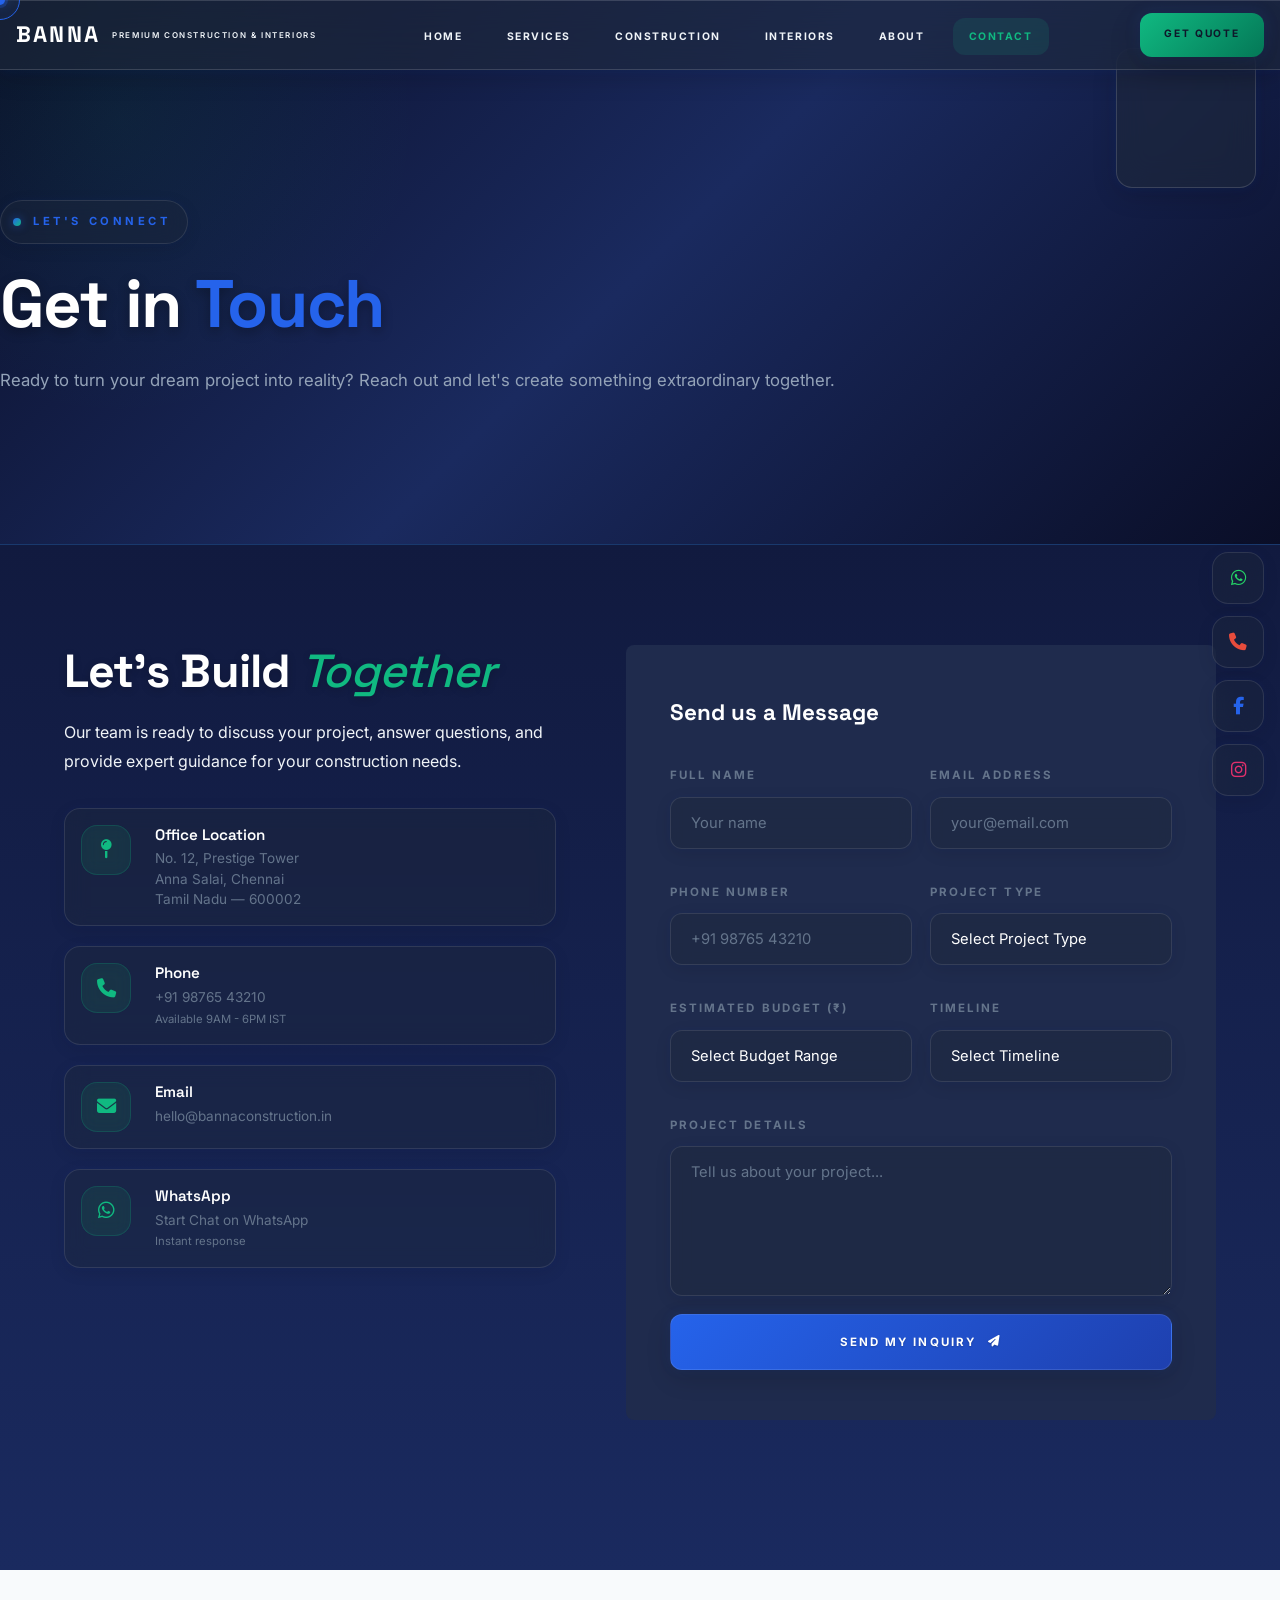
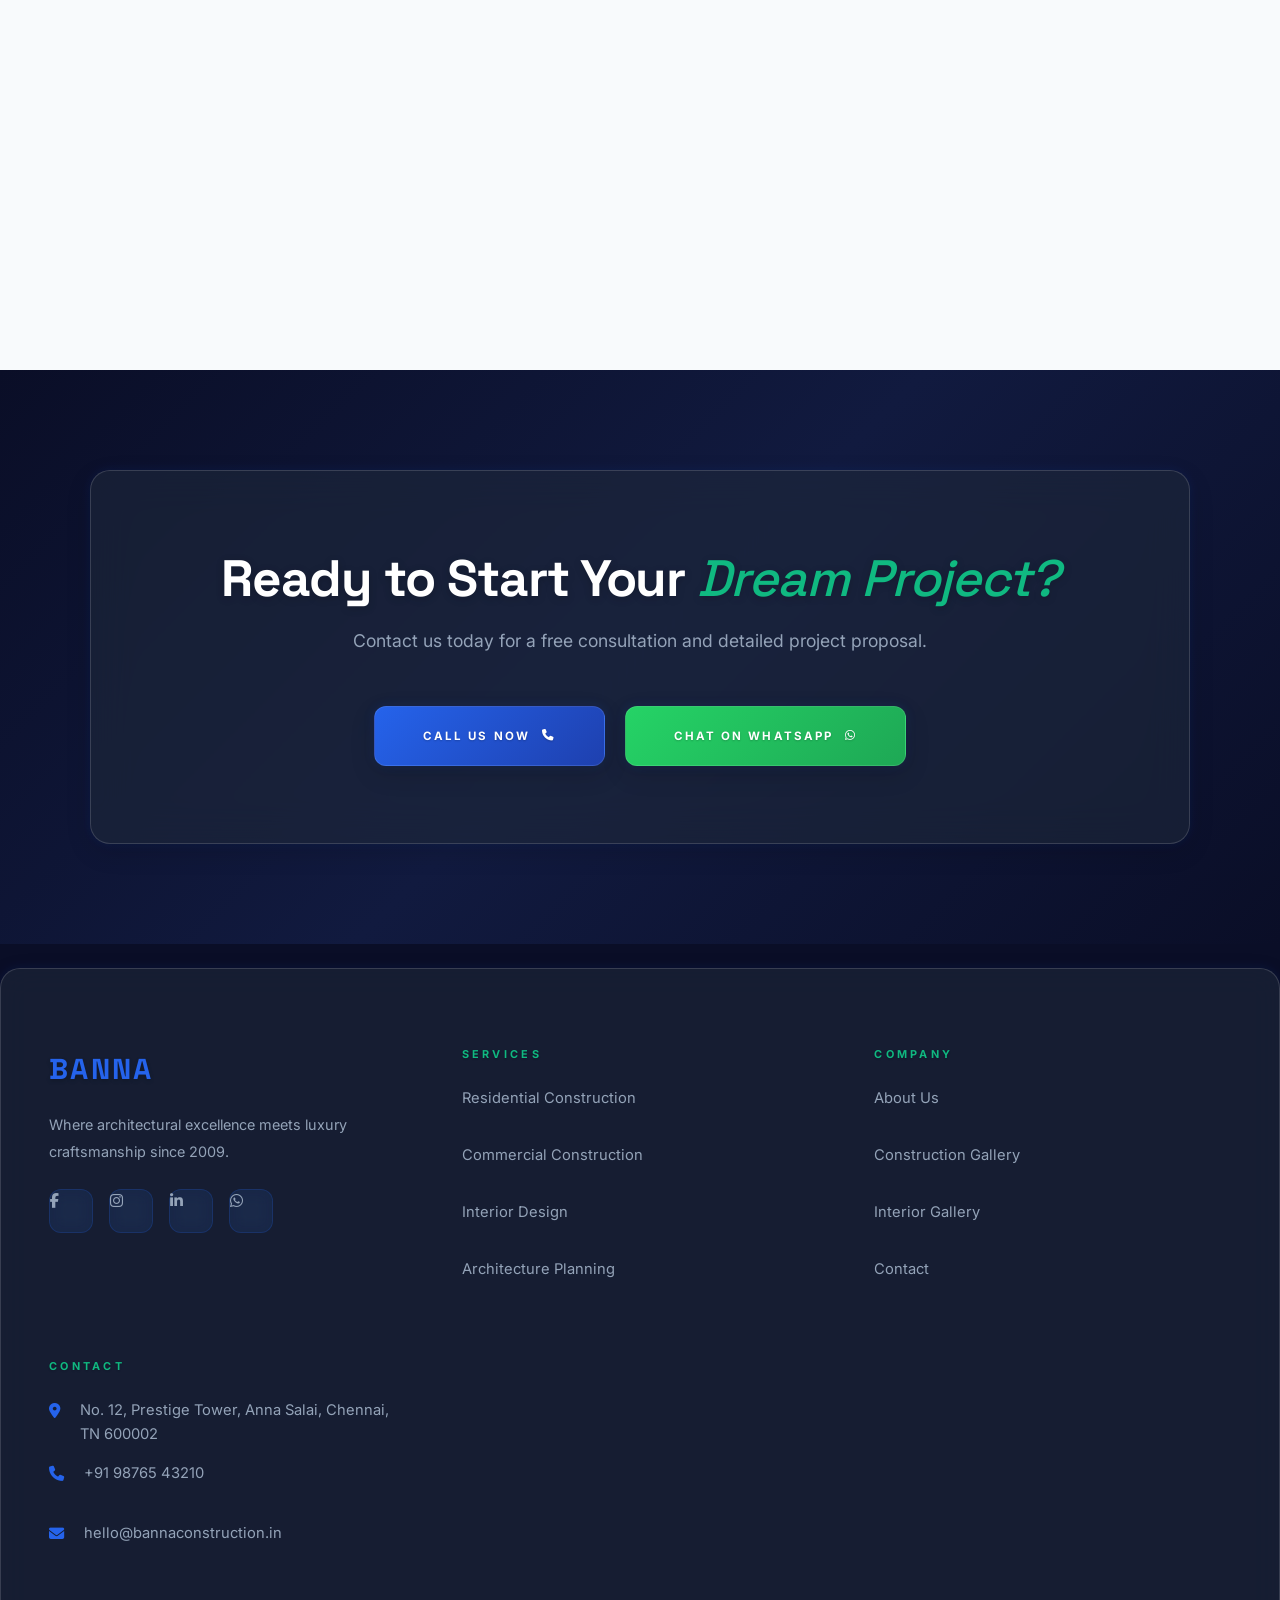
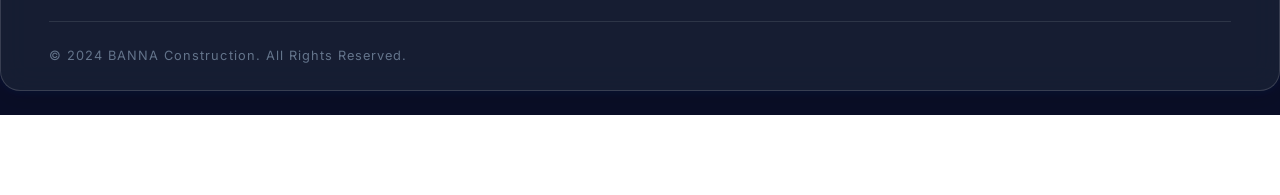
<file: contact.html>
<!DOCTYPE html>
<html lang="en">
<head>
  <meta charset="UTF-8" />
  <meta name="viewport" content="width=device-width, initial-scale=1.0" />
  <meta name="description" content="Contact BANNA Construction — Get a free quote for your project." />
  <title>Contact Us | BANNA Construction</title>
  <link rel="stylesheet" href="styles.css" />
  <link rel="stylesheet" href="https://cdnjs.cloudflare.com/ajax/libs/font-awesome/6.5.0/css/all.min.css" />
</head>
<body>

  <!-- Cursor -->
  <div class="cursor"></div>
  <div class="cursor-follower"></div>
  
  <!-- Floating Social Icons -->
  <div class="social-sidebar">
    <a href="https://wa.me/919876543210" target="_blank" class="social-icon-btn whatsapp-icon" title="WhatsApp">
      <i class="fab fa-whatsapp"></i>
    </a>
    <a href="tel:+919876543210" class="social-icon-btn call-icon" title="Call Us">
      <i class="fa fa-phone"></i>
    </a>
    <a href="https://facebook.com" target="_blank" class="social-icon-btn facebook-icon" title="Facebook">
      <i class="fab fa-facebook-f"></i>
    </a>
    <a href="https://instagram.com" target="_blank" class="social-icon-btn instagram-icon" title="Instagram">
      <i class="fab fa-instagram"></i>
    </a>
  </div>

  <!-- Loader -->
  <div id="loader">
    <div class="loader-logo">CONTACT</div>
    <div class="loader-bar"></div>
    <div class="loader-percent">0%</div>
  </div>

  <!-- Scroll Top -->
  <button id="scrollTop" aria-label="Scroll to top"><i class="fa fa-arrow-up"></i></button>

  <!-- NAVBAR -->
  <nav class="navbar">
    <a href="index.html" class="nav-logo">
      <span class="nav-logo-main">BANNA</span>
      <span class="nav-logo-sub">Premium Construction & Interiors</span>
    </a>
    <ul class="nav-menu">
      <li><a href="index.html" class="nav-link">HOME</a></li>
      <li><a href="services.html" class="nav-link">SERVICES</a></li>
      <li><a href="construction-gallery.html" class="nav-link">CONSTRUCTION</a></li>
      <li><a href="interior-gallery.html" class="nav-link">INTERIORS</a></li>
      <li><a href="about.html" class="nav-link">ABOUT</a></li>
      <li><a href="contact.html" class="nav-link active">CONTACT</a></li>
    </ul>
    <a href="contact.html" class="nav-cta">GET QUOTE</a>
    <div class="nav-hamburger"><span></span><span></span><span></span></div>
  </nav>

  <!-- PAGE HERO -->
  <section class="hero" style="min-height: 400px; display: flex; align-items: center; padding-top: 200px;">
    <div class="hero-content" style="max-width: 100%; grid-column: span 2;">
      <div class="hero-label">
        <div class="hero-label-line"></div>
        <span class="hero-label-text">LET'S CONNECT</span>
      </div>
      <h1 class="hero-title">Get in <span class="cyan">Touch</span></h1>
      <p class="hero-subtitle">
        Ready to turn your dream project into reality? Reach out and let's create something extraordinary together.
      </p>
    </div>
    <div class="hero-stripe"></div>
  </section>

  <!-- CONTACT SECTION -->
  <section style="background: linear-gradient(180deg, var(--bg-darker) 0%, var(--bg-dark) 100%); border-top: 1px solid rgba(24, 183, 229, 0.1);">
    <div class="container">
      <div style="display: grid; grid-template-columns: 1fr 1.2fr; gap: 70px; margin-bottom: 50px;">
        
        <!-- Contact Info -->
        <div>
          <h2 class="section-title">Let's Build <em>Together</em></h2>
          <p style="font-size: 1rem; color: var(--text-light); margin: 20px 0 32px; line-height: 1.8;">
            Our team is ready to discuss your project, answer questions, and provide expert guidance for your construction needs.
          </p>

          <div style="display: flex; flex-direction: column; gap: 20px;">
            <!-- Address -->
            <div class="feature">
              <div class="feature-icon"><i class="fa fa-map-pin"></i></div>
              <div class="feature-content">
                <h4>Office Location</h4>
                <p>No. 12, Prestige Tower<br>Anna Salai, Chennai<br>Tamil Nadu — 600002</p>
              </div>
            </div>

            <!-- Phone -->
            <div class="feature">
              <div class="feature-icon"><i class="fa fa-phone"></i></div>
              <div class="feature-content">
                <h4>Phone</h4>
                <p><a href="tel:+916385554182" style="color: var(--primary-cyan);">+91 98765 43210</a><br><small style="color: var(--text-muted);">Available 9AM - 6PM IST</small></p>
              </div>
            </div>

            <!-- Email -->
            <div class="feature">
              <div class="feature-icon"><i class="fa fa-envelope"></i></div>
              <div class="feature-content">
                <h4>Email</h4>
                <p><a href="mailto:hello@bannaconstruction.in" style="color: var(--primary-cyan);">hello@bannaconstruction.in</a></p>
              </div>
            </div>

            <!-- WhatsApp -->
            <div class="feature">
              <div class="feature-icon"><i class="fab fa-whatsapp"></i></div>
              <div class="feature-content">
                <h4>WhatsApp</h4>
                <p><a href="https://wa.me/916385554182" target="_blank" style="color: var(--primary-cyan);">Start Chat on WhatsApp</a><br><small style="color: var(--text-muted);">Instant response</small></p>
              </div>
            </div>
          </div>
        </div>

        <!-- Contact Form -->
        <div style="background: var(--bg-card); padding: 50px 44px; border-radius: 8px; border-top: 4px solid var(--primary-cyan); box-shadow: var(--shadow-md);">
          <h3 style="font-family: var(--font-display); font-size: 1.4rem; font-weight: 700; color: var(--text-white); margin-bottom: 36px;">Send us a Message</h3>

          <form id="contactForm">
            <!-- Name & Email Row -->
            <div style="display: grid; grid-template-columns: 1fr 1fr; gap: 18px; margin-bottom: 18px;">
              <div class="form-group">
                <label>Full Name</label>
                <input type="text" name="name" required placeholder="Your name" style="background: var(--text-white); border: 1px solid rgba(24, 183, 229, 0.2); padding: 12px 16px; color: var(--text-dark); font-size: 0.85rem; border-radius: 6px; width: 100%;" />
              </div>
              <div class="form-group">
                <label>Email Address</label>
                <input type="email" name="email" required placeholder="your@email.com" style="background: var(--text-white); border: 1px solid rgba(24, 183, 229, 0.2); padding: 12px 16px; color: var(--text-dark); font-size: 0.85rem; border-radius: 6px; width: 100%;" />
              </div>
            </div>

            <!-- Phone & Project Type Row -->
            <div style="display: grid; grid-template-columns: 1fr 1fr; gap: 18px; margin-bottom: 18px;">
              <div class="form-group">
                <label>Phone Number</label>
                <input type="tel" name="phone" required placeholder="+91 98765 43210" style="background: var(--text-white); border: 1px solid rgba(24, 183, 229, 0.2); padding: 12px 16px; color: var(--text-dark); font-size: 0.85rem; border-radius: 6px; width: 100%;" />
              </div>
              <div class="form-group">
                <label>Project Type</label>
                <select name="projectType" required style="background: var(--text-white); border: 1px solid rgba(24, 183, 229, 0.2); padding: 12px 16px; color: var(--text-dark); font-size: 0.85rem; border-radius: 6px; width: 100%;">
                  <option value="">Select Project Type</option>
                  <option value="residential">Residential Construction</option>
                  <option value="commercial">Commercial Construction</option>
                  <option value="interior">Interior Design</option>
                  <option value="renovation">Renovation & Remodeling</option>
                </select>
              </div>
            </div>

            <!-- Budget & Timeline Row -->
            <div style="display: grid; grid-template-columns: 1fr 1fr; gap: 18px; margin-bottom: 18px;">
              <div class="form-group">
                <label>Estimated Budget (₹)</label>
                <select name="budget" style="background: var(--text-white); border: 1px solid rgba(24, 183, 229, 0.2); padding: 12px 16px; color: var(--text-dark); font-size: 0.85rem; border-radius: 6px; width: 100%;">
                  <option value="">Select Budget Range</option>
                  <option value="under-25">Under ₹25 Lakhs</option>
                  <option value="25-50">₹25 - 50 Lakhs</option>
                  <option value="50-100">₹50 - 100 Lakhs</option>
                  <option value="100-250">₹100 - 250 Lakhs</option>
                </select>
              </div>
              <div class="form-group">
                <label>Timeline</label>
                <select name="timeline" style="background: var(--text-white); border: 1px solid rgba(24, 183, 229, 0.2); padding: 12px 16px; color: var(--text-dark); font-size: 0.85rem; border-radius: 6px; width: 100%;">
                  <option value="">Select Timeline</option>
                  <option value="immediate">Immediate (Next 3 months)</option>
                  <option value="3-6">3 - 6 Months</option>
                  <option value="6-12">6 - 12 Months</option>
                  <option value="planning">Still in Planning</option>
                </select>
              </div>
            </div>

            <!-- Message -->
            <div class="form-group" style="margin-bottom: 18px;">
              <label>Project Details</label>
              <textarea name="message" required placeholder="Tell us about your project..." style="background: var(--text-white); border: 1px solid rgba(24, 183, 229, 0.2); padding: 12px 16px; color: var(--text-dark); font-size: 0.85rem; border-radius: 6px; width: 100%; min-height: 120px; resize: vertical;"></textarea>
            </div>

            <!-- Submit Button -->
            <button type="submit" class="btn-primary" style="width: 100%; justify-content: center;">
              <span>SEND MY INQUIRY</span>
              <i class="fa fa-paper-plane"></i>
            </button>
          </form>
        </div>
      </div>
    </div>
  </section>

  <!-- MAP SECTION -->
  <section style="background: var(--bg-light); padding: 0; height: 400px; position: relative;">
    <iframe src="https://www.google.com/maps/embed?pb=!1m18!1m12!1m3!1d3886.004850717659!2d80.2590384!3d13.0591905!2m3!1f0!2f0!3f0!3m2!1i1024!2i768!4f13.1!3m3!1m2!1s0x3a526fbef5555555%3A0x1234567890abcdef!2sAnna%20Salai%2C%20Chennai!5e0!3m2!1sen!2sin!4v1234567890" style="width: 100%; height: 100%; border: none; filter: brightness(0.9) saturate(0.8);" allowfullscreen="" loading="lazy" referrerpolicy="no-referrer-when-downgrade"></iframe>
  </section>

  <!-- CTA BANNER -->
  <section class="cta-banner">
    <div class="container">
      <h2>Ready to Start Your <em>Dream Project?</em></h2>
      <p>Contact us today for a free consultation and detailed project proposal.</p>
      <div style="display: flex; gap: 20px; justify-content: center; flex-wrap: wrap; position: relative; z-index: 1;">
        <a href="tel:+919876543210" class="btn-primary">
          <span>CALL US NOW</span>
          <i class="fa fa-phone"></i>
        </a>
        <a href="https://wa.me/919876543210" target="_blank" class="btn-primary" style="background: linear-gradient(135deg, #25D366, #1ea855);">
          <span>CHAT ON WHATSAPP</span>
          <i class="fab fa-whatsapp"></i>
        </a>
      </div>
    </div>
  </section>

  <!-- FOOTER -->
  <footer class="footer">
    <div class="container">
      <div class="footer-grid">
        <div class="footer-col">
          <div class="footer-logo">BANNA</div>
          <p>Where architectural excellence meets luxury craftsmanship since 2009.</p>
          <div class="footer-social">
            <a href="https://facebook.com" target="_blank"><i class="fab fa-facebook-f"></i></a>
            <a href="https://instagram.com" target="_blank"><i class="fab fa-instagram"></i></a>
            <a href="https://linkedin.com" target="_blank"><i class="fab fa-linkedin-in"></i></a>
            <a href="https://wa.me/919876543210" target="_blank"><i class="fab fa-whatsapp"></i></a>
          </div>
        </div>
        <div class="footer-col">
          <h4>Services</h4>
          <ul>
            <li><a href="services.html">Residential Construction</a></li>
            <li><a href="services.html">Commercial Construction</a></li>
            <li><a href="services.html">Interior Design</a></li>
            <li><a href="services.html">Architecture Planning</a></li>
          </ul>
        </div>
        <div class="footer-col">
          <h4>Company</h4>
          <ul>
            <li><a href="about.html">About Us</a></li>
            <li><a href="construction-gallery.html">Construction Gallery</a></li>
            <li><a href="interior-gallery.html">Interior Gallery</a></li>
            <li><a href="contact.html">Contact</a></li>
          </ul>
        </div>
        <div class="footer-col">
          <h4>Contact</h4>
          <div class="contact-item">
            <i class="fa fa-location-dot"></i>
            <div>No. 12, Prestige Tower, Anna Salai, Chennai, TN 600002</div>
          </div>
          <div class="contact-item">
            <i class="fa fa-phone"></i>
            <a href="tel:+919876543210">+91 98765 43210</a>
          </div>
          <div class="contact-item">
            <i class="fa fa-envelope"></i>
            <a href="mailto:hello@bannaconstruction.in">hello@bannaconstruction.in</a>
          </div>
        </div>
      </div>
      <div class="footer-bottom">
        <p>© 2024 BANNA Construction. All Rights Reserved.</p>
      </div>
    </div>
  </footer>

<script>
(function initMobileBottomNav() {
  if (window.innerWidth > 768) return;
  
  const currentPage = window.location.pathname.split('/').pop() || 'index.html';
  
  const bottomNavHTML = `
    <nav class="mobile-bottom-nav">
      <a href="index.html" class="mobile-nav-item ${currentPage === '' || currentPage === 'index.html' ? 'active' : ''}">
        <i class="fa fa-home mobile-nav-icon"></i>
      </a>
      <a href="services.html" class="mobile-nav-item ${currentPage === 'services.html' ? 'active' : ''}">
        <i class="fa fa-briefcase mobile-nav-icon"></i>
      </a>
      <a href="construction-gallery.html" class="mobile-nav-item ${currentPage === 'construction-gallery.html' ? 'active' : ''}">
        <i class="fa fa-building mobile-nav-icon"></i>
      </a>
      <a href="interior-gallery.html" class="mobile-nav-item ${currentPage === 'interior-gallery.html' ? 'active' : ''}">
        <i class="fa fa-couch mobile-nav-icon"></i>
      </a>
      <a href="about.html" class="mobile-nav-item ${currentPage === 'about.html' ? 'active' : ''}">
        <i class="fa fa-info-circle mobile-nav-icon"></i>
      </a>
      <a href="contact.html" class="mobile-nav-item ${currentPage === 'contact.html' ? 'active' : ''}">
        <i class="fa fa-envelope mobile-nav-icon"></i>
      </a>
    </nav>
  `;
  
  document.body.insertAdjacentHTML('beforeend', bottomNavHTML);
  
  const navItems = document.querySelectorAll('.mobile-nav-item');
  navItems.forEach(item => {
    item.addEventListener('click', function() {
      navItems.forEach(nav => nav.classList.remove('active'));
      this.classList.add('active');
      if (navigator.vibrate) navigator.vibrate(10);
    });
  });
})();
</script>


  <script src="script.js"></script>
</body>
</html>
</file>
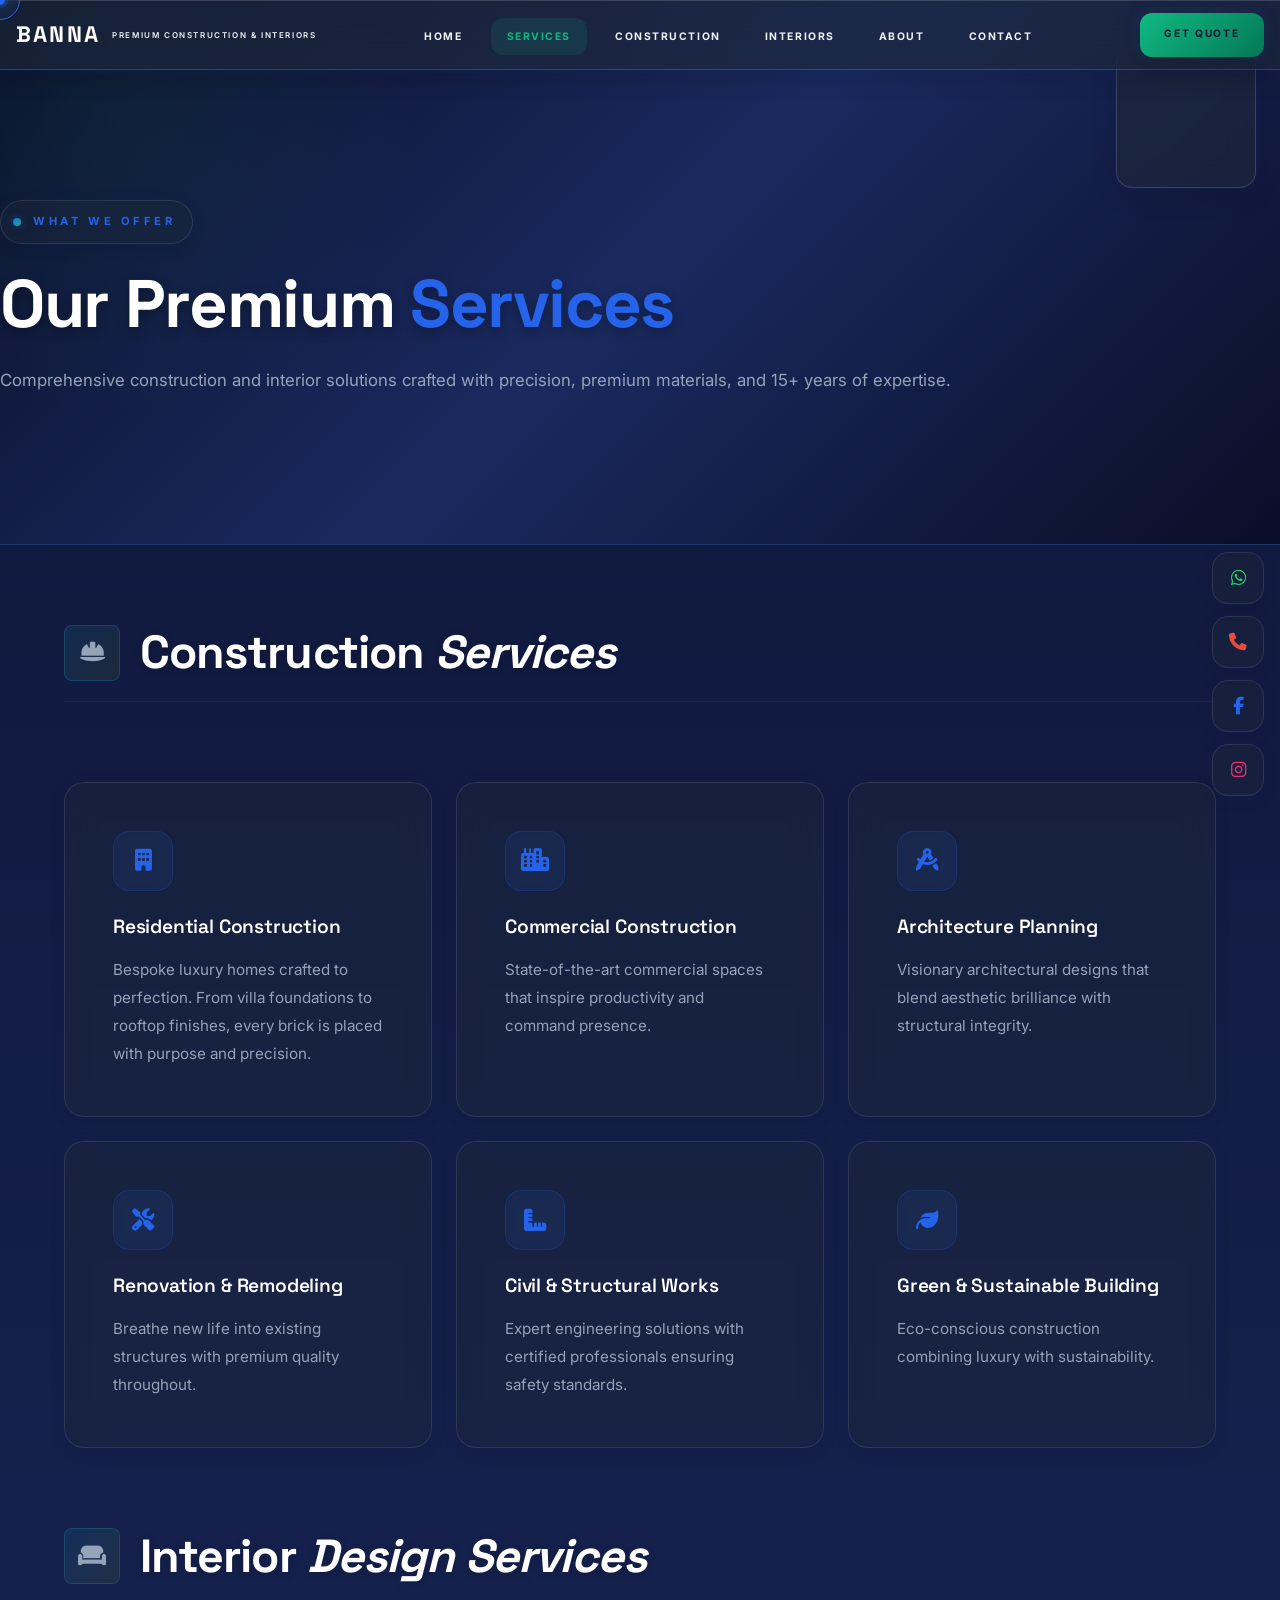
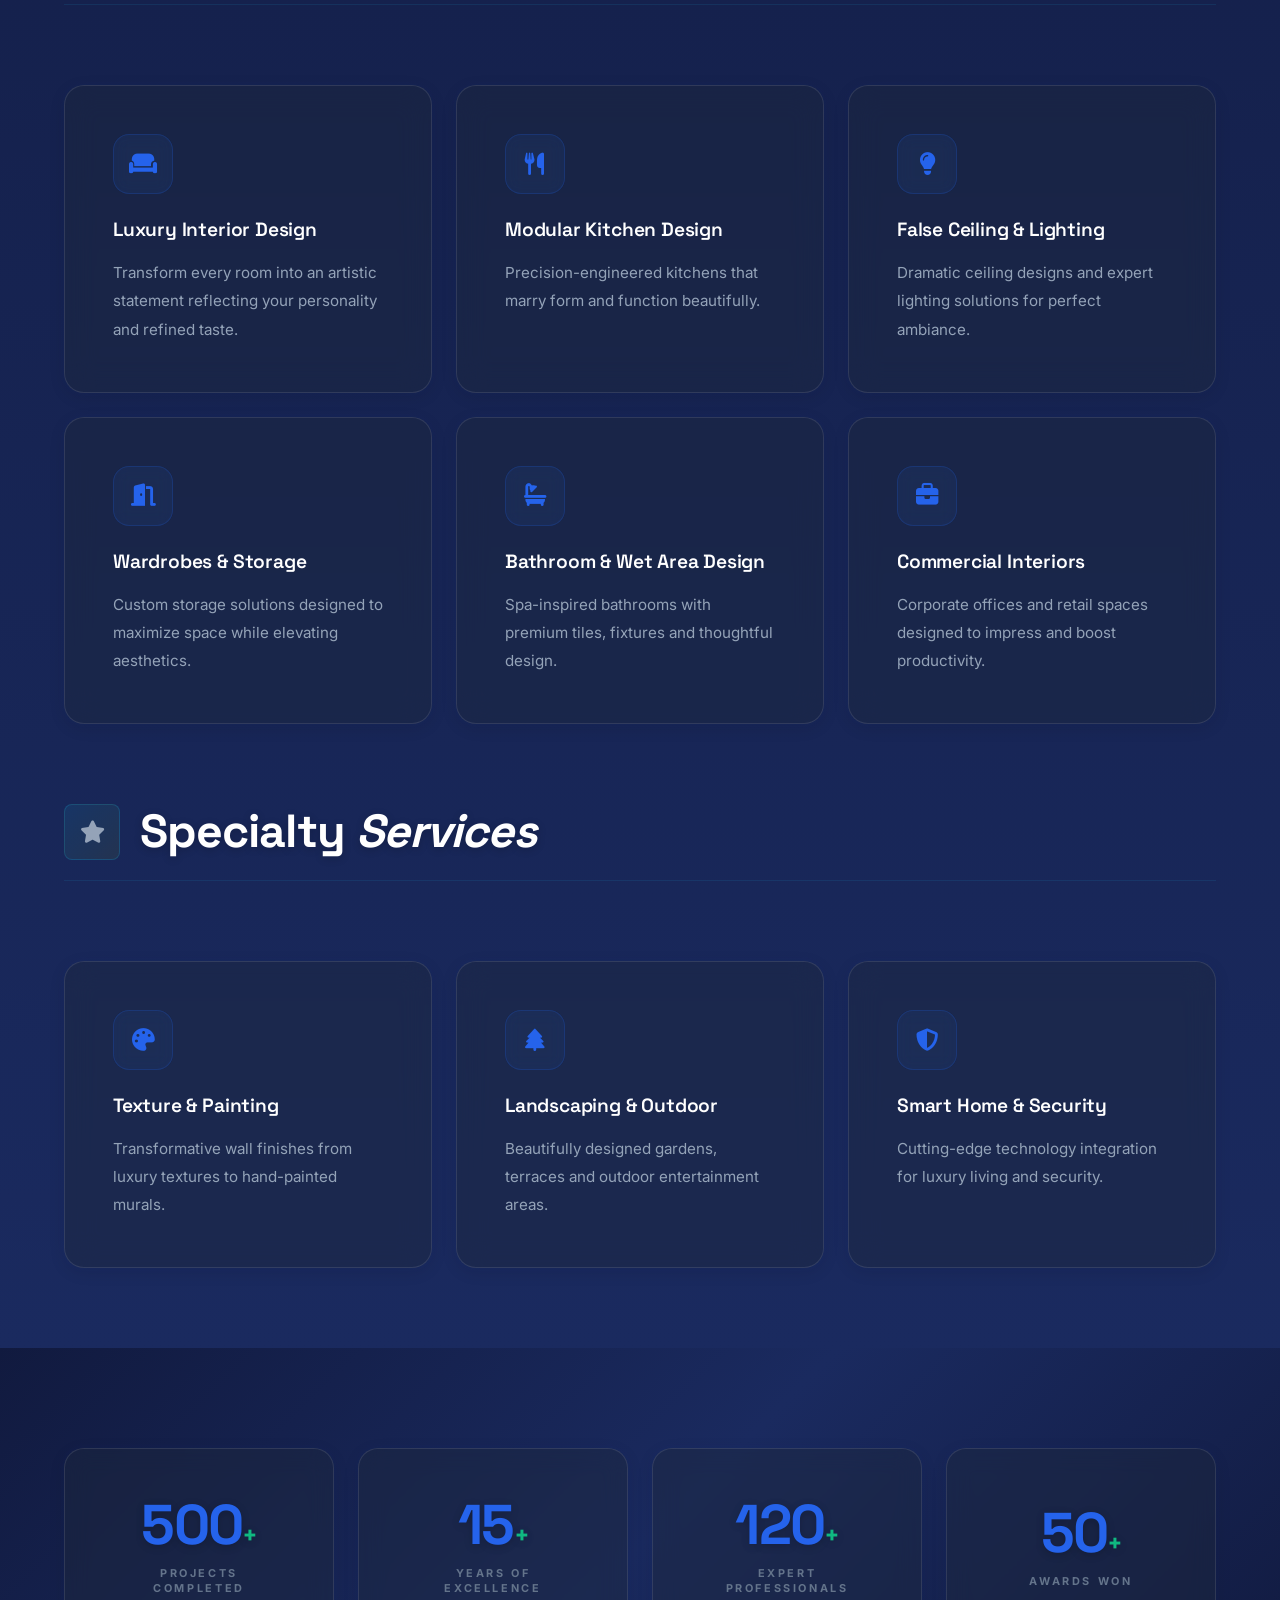
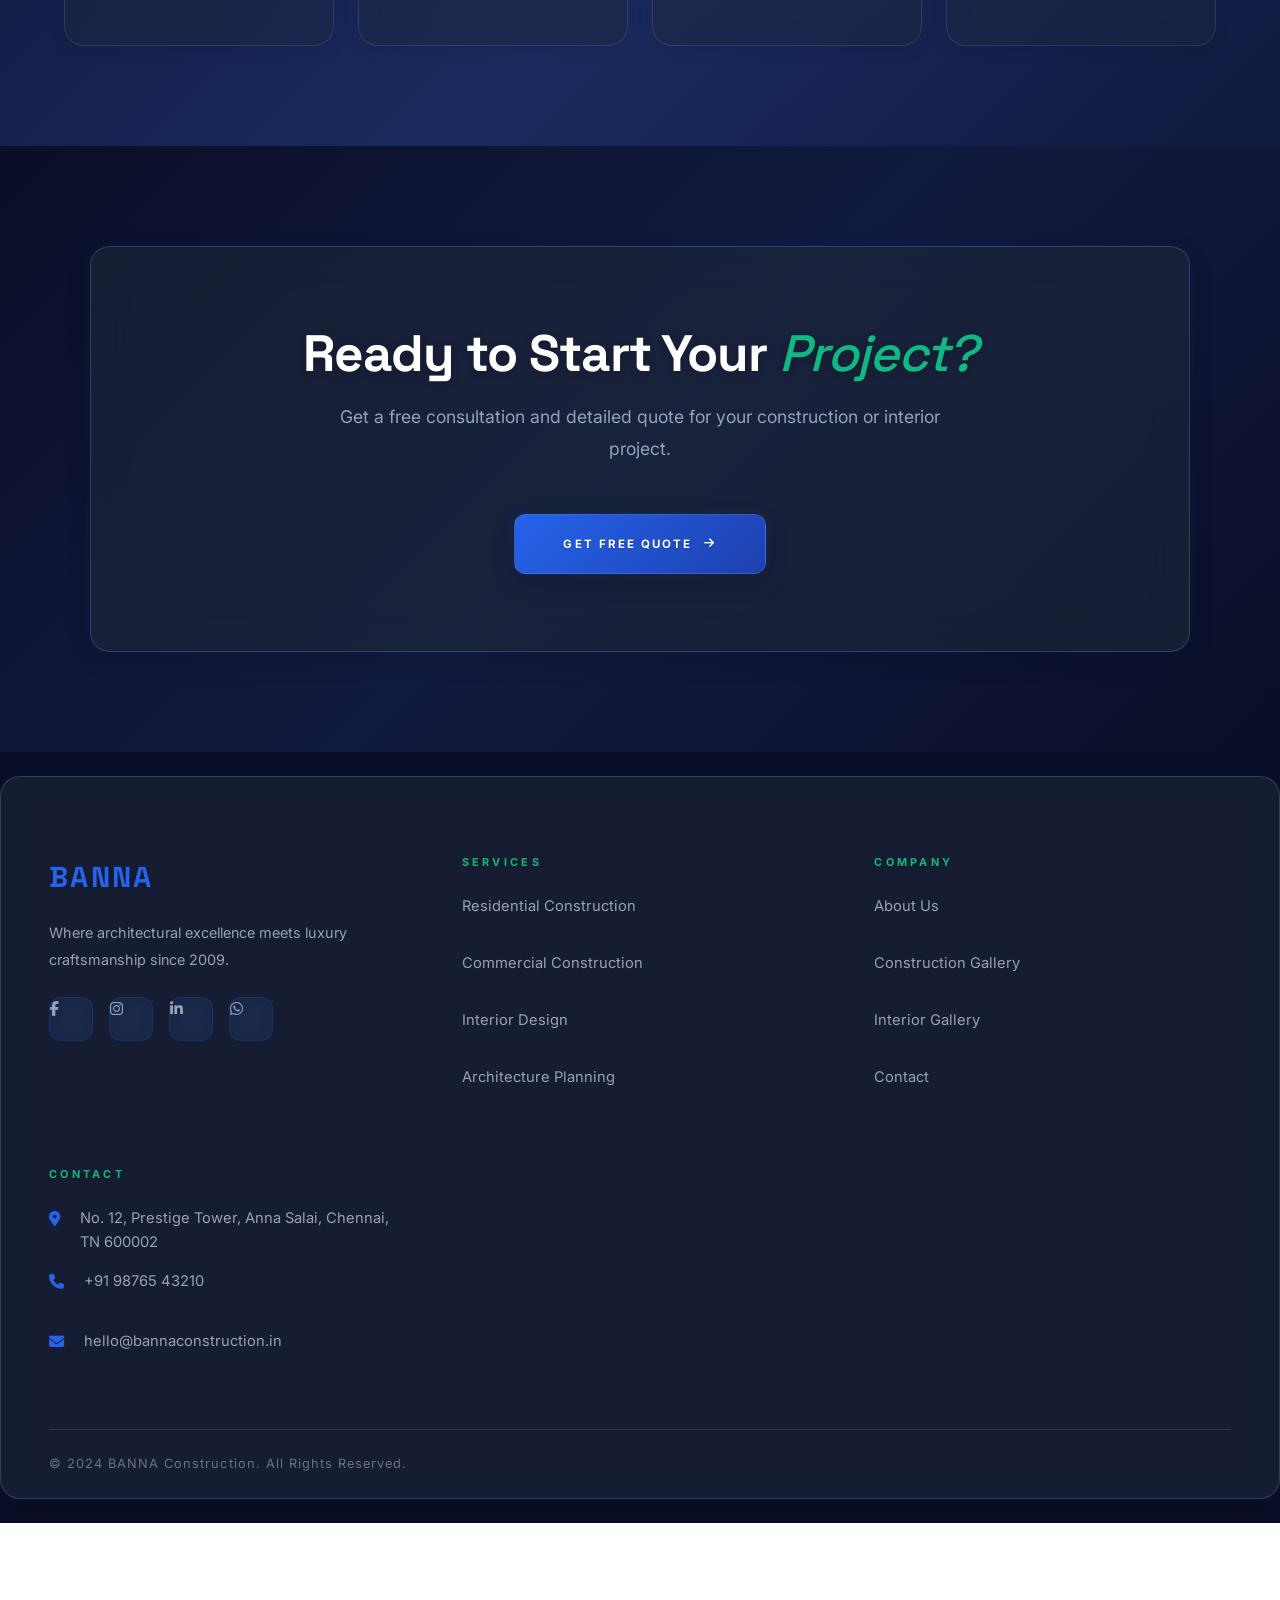
<file: services.html>
<!DOCTYPE html>
<html lang="en">
<head>
  <meta charset="UTF-8" />
  <meta name="viewport" content="width=device-width, initial-scale=1.0" />
  <meta name="description" content="BANNA Construction Services — Residential, Commercial, Interiors, and more." />
  <title>Our Services | BANNA Construction</title>
  <link rel="stylesheet" href="styles.css" />
  <link rel="stylesheet" href="https://cdnjs.cloudflare.com/ajax/libs/font-awesome/6.5.0/css/all.min.css" />
</head>
<body>

  <div class="cursor"></div>
  <div class="cursor-follower"></div>

  <div class="social-sidebar">
    <a href="https://wa.me/919876543210" target="_blank" class="social-icon-btn whatsapp-icon" title="WhatsApp">
      <i class="fab fa-whatsapp"></i>
    </a>
    <a href="tel:+919876543210" class="social-icon-btn call-icon" title="Call Us">
      <i class="fa fa-phone"></i>
    </a>
    <a href="https://facebook.com" target="_blank" class="social-icon-btn facebook-icon" title="Facebook">
      <i class="fab fa-facebook-f"></i>
    </a>
    <a href="https://instagram.com" target="_blank" class="social-icon-btn instagram-icon" title="Instagram">
      <i class="fab fa-instagram"></i>
    </a>
  </div>

  <div id="loader">
    <div class="loader-logo">SERVICES</div>
    <div class="loader-bar"></div>
    <div class="loader-percent">0%</div>
  </div>

  <button id="scrollTop" aria-label="Scroll to top"><i class="fa fa-arrow-up"></i></button>

  <nav class="navbar">
    <a href="index.html" class="nav-logo">
      <span class="nav-logo-main">BANNA</span>
      <span class="nav-logo-sub">Premium Construction & Interiors</span>
    </a>
    <ul class="nav-menu">
      <li><a href="index.html" class="nav-link">HOME</a></li>
      <li><a href="services.html" class="nav-link active">SERVICES</a></li>
      <li><a href="construction-gallery.html" class="nav-link">CONSTRUCTION</a></li>
      <li><a href="interior-gallery.html" class="nav-link">INTERIORS</a></li>
      <li><a href="about.html" class="nav-link">ABOUT</a></li>
      <li><a href="contact.html" class="nav-link">CONTACT</a></li>
    </ul>
    <a href="contact.html" class="nav-cta">GET QUOTE</a>
    <div class="nav-hamburger"><span></span><span></span><span></span></div>
  </nav>

  <!-- PAGE HERO -->
  <section class="hero" style="min-height: 400px; display: flex; align-items: center; padding-top: 200px;">
    <div class="hero-content" style="max-width: 100%; grid-column: span 2;">
      <div class="hero-label">
        <div class="hero-label-line"></div>
        <span class="hero-label-text">WHAT WE OFFER</span>
      </div>
      <h1 class="hero-title">Our Premium <span class="cyan">Services</span></h1>
      <p class="hero-subtitle">
        Comprehensive construction and interior solutions crafted with precision, premium materials, and 15+ years of expertise.
      </p>
    </div>
    <div class="hero-stripe"></div>
  </section>

  <!-- SERVICES -->
  <section style="background: linear-gradient(180deg, var(--bg-darker) 0%, var(--bg-dark) 100%); border-top: 1px solid rgba(24, 183, 229, 0.1); padding: 80px 0;">
    <div class="container">
      <!-- Construction Services -->
      <div style="margin-bottom: 80px;">
        <div style="display: flex; align-items: center; gap: 20px; margin-bottom: 50px; padding-bottom: 20px; border-bottom: 1px solid rgba(24, 183, 229, 0.1);">
          <div style="width: 56px; height: 56px; background: linear-gradient(135deg, rgba(24, 183, 229, 0.1), rgba(166, 206, 0, 0.08)); border: 1px solid rgba(24, 183, 229, 0.2); display: flex; align-items: center; justify-content: center; color: var(--primary-cyan); font-size: 1.4rem; border-radius: 8px;">
            <i class="fa fa-hard-hat"></i>
          </div>
          <div>
            <h2 class="section-title" style="margin: 0;">Construction <span style="color: var(--primary-cyan); font-style: italic;">Services</span></h2>
          </div>
        </div>

        <div class="services-grid">
          <div class="service-card">
            <div class="service-icon"><i class="fa fa-building"></i></div>
            <h3 class="service-title">Residential Construction</h3>
            <p class="service-desc">Bespoke luxury homes crafted to perfection. From villa foundations to rooftop finishes, every brick is placed with purpose and precision.</p>
          </div>
          <div class="service-card">
            <div class="service-icon"><i class="fa fa-city"></i></div>
            <h3 class="service-title">Commercial Construction</h3>
            <p class="service-desc">State-of-the-art commercial spaces that inspire productivity and command presence.</p>
          </div>
          <div class="service-card">
            <div class="service-icon"><i class="fa fa-drafting-compass"></i></div>
            <h3 class="service-title">Architecture Planning</h3>
            <p class="service-desc">Visionary architectural designs that blend aesthetic brilliance with structural integrity.</p>
          </div>
          <div class="service-card">
            <div class="service-icon"><i class="fa fa-tools"></i></div>
            <h3 class="service-title">Renovation & Remodeling</h3>
            <p class="service-desc">Breathe new life into existing structures with premium quality throughout.</p>
          </div>
          <div class="service-card">
            <div class="service-icon"><i class="fa fa-ruler-combined"></i></div>
            <h3 class="service-title">Civil & Structural Works</h3>
            <p class="service-desc">Expert engineering solutions with certified professionals ensuring safety standards.</p>
          </div>
          <div class="service-card">
            <div class="service-icon"><i class="fa fa-leaf"></i></div>
            <h3 class="service-title">Green & Sustainable Building</h3>
            <p class="service-desc">Eco-conscious construction combining luxury with sustainability.</p>
          </div>
        </div>
      </div>

      <!-- Interior Services -->
      <div style="margin-bottom: 80px;">
        <div style="display: flex; align-items: center; gap: 20px; margin-bottom: 50px; padding-bottom: 20px; border-bottom: 1px solid rgba(24, 183, 229, 0.1);">
          <div style="width: 56px; height: 56px; background: linear-gradient(135deg, rgba(24, 183, 229, 0.1), rgba(166, 206, 0, 0.08)); border: 1px solid rgba(24, 183, 229, 0.2); display: flex; align-items: center; justify-content: center; color: var(--primary-cyan); font-size: 1.4rem; border-radius: 8px;">
            <i class="fa fa-couch"></i>
          </div>
          <div>
            <h2 class="section-title" style="margin: 0;">Interior <span style="color: var(--primary-cyan); font-style: italic;">Design Services</span></h2>
          </div>
        </div>

        <div class="services-grid">
          <div class="service-card">
            <div class="service-icon"><i class="fa fa-couch"></i></div>
            <h3 class="service-title">Luxury Interior Design</h3>
            <p class="service-desc">Transform every room into an artistic statement reflecting your personality and refined taste.</p>
          </div>
          <div class="service-card">
            <div class="service-icon"><i class="fa fa-utensils"></i></div>
            <h3 class="service-title">Modular Kitchen Design</h3>
            <p class="service-desc">Precision-engineered kitchens that marry form and function beautifully.</p>
          </div>
          <div class="service-card">
            <div class="service-icon"><i class="fa fa-lightbulb"></i></div>
            <h3 class="service-title">False Ceiling & Lighting</h3>
            <p class="service-desc">Dramatic ceiling designs and expert lighting solutions for perfect ambiance.</p>
          </div>
          <div class="service-card">
            <div class="service-icon"><i class="fa fa-door-open"></i></div>
            <h3 class="service-title">Wardrobes & Storage</h3>
            <p class="service-desc">Custom storage solutions designed to maximize space while elevating aesthetics.</p>
          </div>
          <div class="service-card">
            <div class="service-icon"><i class="fa fa-bath"></i></div>
            <h3 class="service-title">Bathroom & Wet Area Design</h3>
            <p class="service-desc">Spa-inspired bathrooms with premium tiles, fixtures and thoughtful design.</p>
          </div>
          <div class="service-card">
            <div class="service-icon"><i class="fa fa-briefcase"></i></div>
            <h3 class="service-title">Commercial Interiors</h3>
            <p class="service-desc">Corporate offices and retail spaces designed to impress and boost productivity.</p>
          </div>
        </div>
      </div>

      <!-- Specialty Services -->
      <div>
        <div style="display: flex; align-items: center; gap: 20px; margin-bottom: 50px; padding-bottom: 20px; border-bottom: 1px solid rgba(24, 183, 229, 0.1);">
          <div style="width: 56px; height: 56px; background: linear-gradient(135deg, rgba(24, 183, 229, 0.1), rgba(166, 206, 0, 0.08)); border: 1px solid rgba(24, 183, 229, 0.2); display: flex; align-items: center; justify-content: center; color: var(--primary-cyan); font-size: 1.4rem; border-radius: 8px;">
            <i class="fa fa-star"></i>
          </div>
          <div>
            <h2 class="section-title" style="margin: 0;">Specialty <span style="color: var(--primary-cyan); font-style: italic;">Services</span></h2>
          </div>
        </div>

        <div class="services-grid">
          <div class="service-card">
            <div class="service-icon"><i class="fa fa-palette"></i></div>
            <h3 class="service-title">Texture & Painting</h3>
            <p class="service-desc">Transformative wall finishes from luxury textures to hand-painted murals.</p>
          </div>
          <div class="service-card">
            <div class="service-icon"><i class="fa fa-tree"></i></div>
            <h3 class="service-title">Landscaping & Outdoor</h3>
            <p class="service-desc">Beautifully designed gardens, terraces and outdoor entertainment areas.</p>
          </div>
          <div class="service-card">
            <div class="service-icon"><i class="fa fa-shield-halved"></i></div>
            <h3 class="service-title">Smart Home & Security</h3>
            <p class="service-desc">Cutting-edge technology integration for luxury living and security.</p>
          </div>
        </div>
      </div>
    </div>
  </section>

  <!-- STATISTICS -->
  <section class="statistics">
    <div class="container">
      <div class="stats-grid">
        <div class="stat-block">
          <div class="stat-number">500<span>+</span></div>
          <div class="stat-text">Projects Completed</div>
        </div>
        <div class="stat-block">
          <div class="stat-number">15<span>+</span></div>
          <div class="stat-text">Years of Excellence</div>
        </div>
        <div class="stat-block">
          <div class="stat-number">120<span>+</span></div>
          <div class="stat-text">Expert Professionals</div>
        </div>
        <div class="stat-block">
          <div class="stat-number">50<span>+</span></div>
          <div class="stat-text">Awards Won</div>
        </div>
      </div>
    </div>
  </section>

  <!-- CTA BANNER -->
  <section class="cta-banner">
    <div class="container">
      <h2>Ready to Start Your <em>Project?</em></h2>
      <p>Get a free consultation and detailed quote for your construction or interior project.</p>
      <a href="contact.html" class="btn-primary">
        <span>GET FREE QUOTE</span>
        <i class="fa fa-arrow-right"></i>
      </a>
    </div>
  </section>

  <!-- FOOTER -->
  <footer class="footer">
    <div class="container">
      <div class="footer-grid">
        <div class="footer-col">
          <div class="footer-logo">BANNA</div>
          <p>Where architectural excellence meets luxury craftsmanship since 2009.</p>
          <div class="footer-social">
            <a href="https://facebook.com" target="_blank"><i class="fab fa-facebook-f"></i></a>
            <a href="https://instagram.com" target="_blank"><i class="fab fa-instagram"></i></a>
            <a href="https://linkedin.com" target="_blank"><i class="fab fa-linkedin-in"></i></a>
            <a href="https://wa.me/919876543210" target="_blank"><i class="fab fa-whatsapp"></i></a>
          </div>
        </div>
        <div class="footer-col">
          <h4>Services</h4>
          <ul>
            <li><a href="services.html">Residential Construction</a></li>
            <li><a href="services.html">Commercial Construction</a></li>
            <li><a href="services.html">Interior Design</a></li>
            <li><a href="services.html">Architecture Planning</a></li>
          </ul>
        </div>
        <div class="footer-col">
          <h4>Company</h4>
          <ul>
            <li><a href="about.html">About Us</a></li>
            <li><a href="construction-gallery.html">Construction Gallery</a></li>
            <li><a href="interior-gallery.html">Interior Gallery</a></li>
            <li><a href="contact.html">Contact</a></li>
          </ul>
        </div>
        <div class="footer-col">
          <h4>Contact</h4>
          <div class="contact-item">
            <i class="fa fa-location-dot"></i>
            <div>No. 12, Prestige Tower, Anna Salai, Chennai, TN 600002</div>
          </div>
          <div class="contact-item">
            <i class="fa fa-phone"></i>
            <a href="tel:+919876543210">+91 98765 43210</a>
          </div>
          <div class="contact-item">
            <i class="fa fa-envelope"></i>
            <a href="mailto:hello@bannaconstruction.in">hello@bannaconstruction.in</a>
          </div>
        </div>
      </div>
      <div class="footer-bottom">
        <p>© 2024 BANNA Construction. All Rights Reserved.</p>
      </div>
    </div>
  </footer>


<script>
(function initMobileBottomNav() {
  if (window.innerWidth > 768) return;
  
  const currentPage = window.location.pathname.split('/').pop() || 'index.html';
  
  const bottomNavHTML = `
    <nav class="mobile-bottom-nav">
      <a href="index.html" class="mobile-nav-item ${currentPage === '' || currentPage === 'index.html' ? 'active' : ''}">
        <i class="fa fa-home mobile-nav-icon"></i>
      </a>
      <a href="services.html" class="mobile-nav-item ${currentPage === 'services.html' ? 'active' : ''}">
        <i class="fa fa-briefcase mobile-nav-icon"></i>
      </a>
      <a href="construction-gallery.html" class="mobile-nav-item ${currentPage === 'construction-gallery.html' ? 'active' : ''}">
        <i class="fa fa-building mobile-nav-icon"></i>
      </a>
      <a href="interior-gallery.html" class="mobile-nav-item ${currentPage === 'interior-gallery.html' ? 'active' : ''}">
        <i class="fa fa-couch mobile-nav-icon"></i>
      </a>
      <a href="about.html" class="mobile-nav-item ${currentPage === 'about.html' ? 'active' : ''}">
        <i class="fa fa-info-circle mobile-nav-icon"></i>
      </a>
      <a href="contact.html" class="mobile-nav-item ${currentPage === 'contact.html' ? 'active' : ''}">
        <i class="fa fa-envelope mobile-nav-icon"></i>
      </a>
    </nav>
  `;
  
  document.body.insertAdjacentHTML('beforeend', bottomNavHTML);
  
  const navItems = document.querySelectorAll('.mobile-nav-item');
  navItems.forEach(item => {
    item.addEventListener('click', function() {
      navItems.forEach(nav => nav.classList.remove('active'));
      this.classList.add('active');
      if (navigator.vibrate) navigator.vibrate(10);
    });
  });
})();
</script>

  <script src="script.js"></script>
</body>
</html>
</file>
<file: styles.css>
/* ============================================================
   BANNA CONSTRUCTION — REFACTORED MASTER STYLESHEET
   COMPREHENSIVE FIX FOR ALL LAYOUT, SPACING & RESPONSIVE ISSUES
   Build Date: 2025
   Status: Production-Ready, Enterprise-Grade
   ============================================================ */

@import url('https://fonts.googleapis.com/css2?family=Inter:ital,opsz,wght@0,14..32,300;0,14..32,400;0,14..32,500;0,14..32,600;0,14..32,700;0,14..32,800;1,14..32,400&family=Space+Grotesk:wght@400;500;600;700&display=swap');

/* ============================================================
   1. CSS VARIABLES — STANDARDIZED DESIGN SYSTEM
   ============================================================ */
:root {
  /* Color Palette */
  --primary-blue: #2563EB;
  --primary-blue-light: #60A5FA;
  --primary-blue-dark: #1E40AF;
  --primary-green: #10B981;
  --primary-green-dark: #047857;
  --primary-green-light: #34D399;
  
  --text-white: #FFFFFF;
  --text-light: #F0F4F8;
  --text-secondary: #94A3B8;
  --text-muted: #64748B;
  --text-dark: #0F172A;
  --pure-black: #000000;
  
  /* Backgrounds */
  --bg-main: #0A0E27;
  --bg-darker: #111A3F;
  --bg-dark: #1A2A5F;
  --bg-surface: #1E3A5F;
  --bg-card: #1F2B4D;
  --bg-light: #F8FAFC;
  
  /* Glassmorphic Effects */
  --glass-surface: rgba(30, 41, 59, 0.4);
  --glass-surface-light: rgba(30, 41, 59, 0.25);
  --glass-surface-heavy: rgba(30, 41, 59, 0.6);
  --glass-border-light: 1px solid rgba(255, 255, 255, 0.1);
  --glass-border-medium: 1px solid rgba(255, 255, 255, 0.15);
  
  /* Shadows */
  --shadow-glass-sm: 0 4px 16px rgba(0, 0, 0, 0.1), 0 0px 8px rgba(37, 99, 235, 0.08);
  --shadow-glass-md: 0 8px 24px rgba(0, 0, 0, 0.15), 0 0px 12px rgba(37, 99, 235, 0.12);
  --shadow-glass-lg: 0 12px 32px rgba(0, 0, 0, 0.2), 0 0px 16px rgba(37, 99, 235, 0.15);
  
  /* Typography */
  --font-display: 'Space Grotesk', sans-serif;
  --font-body: 'Inter', sans-serif;
  
  /* Transitions */
  --transition: all 0.35s cubic-bezier(0.4, 0, 0.2, 1);
  --transition-fast: all 0.2s cubic-bezier(0.4, 0, 0.2, 1);
  --transition-slow: all 0.6s cubic-bezier(0.4, 0, 0.2, 1);
  
  /* Border Radius */
  --radius-sm: 12px;
  --radius-md: 16px;
  --radius-lg: 20px;
  --radius-pill: 999px;
  
  /* Spacing Scale (standardized) */
  --space-xs: 4px;
  --space-sm: 8px;
  --space-md: 12px;
  --space-lg: 16px;
  --space-xl: 20px;
  --space-2xl: 24px;
  --space-3xl: 32px;
  --space-4xl: 40px;
  --space-5xl: 48px;
  --space-6xl: 56px;
  --space-7xl: 64px;
  --space-8xl: 80px;
  --space-9xl: 100px;
}

/* ============================================================
   2. RESET & BASE STYLES
   ============================================================ */
*, *::before, *::after {
  margin: 0;
  padding: 0;
  box-sizing: border-box;
}

html {
  scroll-behavior: smooth;
  font-size: 16px;
  -webkit-font-smoothing: antialiased;
  -moz-osx-font-smoothing: grayscale;
}

body {
  width: 100%;
  max-width: 100%;
  background: linear-gradient(135deg, var(--bg-main) 0%, var(--bg-darker) 50%, var(--bg-main) 100%);
  background-attachment: fixed;
  color: var(--text-secondary);
  font-family: var(--font-body);
  line-height: 1.6;
  overflow-x: hidden;
  cursor: none;
  padding-bottom: 80px; /* Space for mobile bottom nav */
}

body.nav-open {
  overflow: hidden;
}

::selection {
  background: var(--primary-blue);
  color: var(--text-white);
}

a { text-decoration: none; color: inherit; }
img { max-width: 100%; display: block; height: auto; }
ul { list-style: none; }
button { border: none; outline: none; background: none; cursor: pointer; }

/* ============================================================
   3. CUSTOM CURSOR
   ============================================================ */
.cursor {
  position: fixed;
  width: 10px;
  height: 10px;
  background: var(--primary-blue);
  border-radius: 50%;
  pointer-events: none;
  z-index: 999999;
  transform: translate(-50%, -50%);
  box-shadow: 0 0 0 3px rgba(37, 99, 235, 0.25), 0 0 12px rgba(37, 99, 235, 0.4);
  transition: transform 0.1s ease;
}

.cursor-follower {
  position: fixed;
  width: 40px;
  height: 40px;
  border: 1.5px solid var(--primary-blue);
  border-radius: 50%;
  pointer-events: none;
  z-index: 999998;
  transform: translate(-50%, -50%);
  background: rgba(37, 99, 235, 0.08);
  backdrop-filter: blur(4px);
  transition: border-color 0.3s ease, transform 0.15s ease;
}

/* ============================================================
   4. LOADER — GLASSMORPHIC
   ============================================================ */
#loader {
  position: fixed;
  inset: 0;
  background: linear-gradient(135deg, var(--bg-main) 0%, var(--bg-dark) 100%);
  z-index: 100000;
  display: flex;
  align-items: center;
  justify-content: center;
  flex-direction: column;
  gap: var(--space-9xl);
  transition: opacity 0.8s ease, visibility 0.8s ease;
  overflow: hidden;
  backdrop-filter: blur(10px);
  width: 100%;
  height: 100%;
  padding: var(--space-lg);
}

#loader.hidden {
  opacity: 0;
  visibility: hidden;
  pointer-events: none;
}

.loader-logo, .loader-logo-img {
  font-family: var(--font-display);
  font-size: clamp(2rem, 5vw, 2.8rem);
  font-weight: 700;
  letter-spacing: 0.2em;
  color: var(--text-white);
  position: relative;
  z-index: 1;
  padding: var(--space-lg) var(--space-5xl);
  background: var(--glass-surface-heavy);
  border: var(--glass-border-medium);
  border-radius: var(--radius-md);
  box-shadow: var(--shadow-glass-md);
  backdrop-filter: blur(20px);
  text-shadow: 0 2px 8px rgba(0, 0, 0, 0.3);
  text-align: center;
  max-width: 90vw;
  width: auto;
  height: auto;
}

.loader-logo-img {
  padding: 0;
  background: transparent;
  border: none;
  box-shadow: none;
  width: clamp(200px, 80vw, 350px);
  height: auto;
  font-size: unset;
}

.loader-bar {
  width: 260px;
  height: 18px;
  background: var(--glass-surface);
  position: relative;
  overflow: hidden;
  z-index: 1;
  border-radius: var(--radius-pill);
  box-shadow: var(--shadow-glass-sm);
  backdrop-filter: blur(10px);
  border: var(--glass-border-light);
  padding: 3px;
  max-width: 90vw;
}

.loader-bar::after {
  content: '';
  position: absolute;
  inset: 3px;
  border-radius: var(--radius-pill);
  background: linear-gradient(90deg, var(--primary-blue), var(--primary-green));
  animation: shimmer 1.8s ease infinite;
  background-size: 600% 100%;
  box-shadow: 0 0 12px rgba(37, 99, 235, 0.5);
}

.loader-percent {
  font-size: 0.68rem;
  letter-spacing: 0.3em;
  color: var(--text-muted);
  text-transform: uppercase;
  font-weight: 700;
  position: relative;
  z-index: 1;
}

/* ============================================================
   5. SCROLL TO TOP BUTTON
   ============================================================ */
#scrollTop {
  position: fixed;
  bottom: var(--space-xl);
  right: var(--space-xl);
  width: 54px;
  height: 54px;
  color: var(--primary-blue);
  border-radius: var(--radius-md);
  display: flex;
  align-items: center;
  justify-content: center;
  font-size: 1rem;
  z-index: 9999;
  opacity: 0;
  transform: translateY(20px);
  transition: var(--transition);
  background: var(--glass-surface);
  border: var(--glass-border-medium);
  backdrop-filter: blur(15px);
  box-shadow: var(--shadow-glass-sm);
}

#scrollTop.visible {
  opacity: 1;
  transform: translateY(0);
}

#scrollTop:hover {
  background: var(--glass-surface-heavy);
  box-shadow: var(--shadow-glass-md);
  color: var(--primary-green);
  border: 1px solid rgba(16, 185, 129, 0.3);
  transform: translateY(-3px);
}

#scrollTop:active {
  transform: translateY(1px);
}

/* ============================================================
   6. SOCIAL SIDEBAR
   ============================================================ */
.social-sidebar {
  position: fixed;
  right: var(--space-lg);
  bottom: calc(104px + env(safe-area-inset-bottom));
  z-index: 8999;
  display: flex;
  flex-direction: column;
  gap: var(--space-md);
}

.social-icon-btn {
  width: 52px;
  height: 52px;
  border-radius: var(--radius-md);
  display: flex;
  align-items: center;
  justify-content: center;
  font-size: 1.1rem;
  transition: var(--transition);
  position: relative;
  background: var(--glass-surface);
  border: var(--glass-border-light);
  backdrop-filter: blur(12px);
  box-shadow: var(--shadow-glass-sm);
  min-width: 52px;
  min-height: 52px;
}

.social-icon-btn:hover {
  background: var(--glass-surface-heavy);
  transform: translateX(-6px) scale(1.08);
  box-shadow: var(--shadow-glass-md);
  border: var(--glass-border-medium);
}

.whatsapp-icon { color: #25D366; }
.call-icon { color: #E74C3C; }
.facebook-icon { color: var(--primary-blue); }
.instagram-icon { color: #E1306C; }

/* ============================================================
   7. NAVBAR — FIXED & REFACTORED
   ============================================================ */
.navbar {
  position: fixed;
  top: 0;
  left: 0;
  right: 0;
  width: 100%;
  z-index: 9000;
  padding: var(--space-md) var(--space-lg);
  display: flex;
  align-items: center;
  justify-content: space-between;
  background: var(--glass-surface-heavy);
  border: var(--glass-border-medium);
  border-left: none;
  border-right: none;
  backdrop-filter: blur(20px);
  box-shadow: var(--shadow-glass-md);
  transition: var(--transition);
  gap: var(--space-lg);
  height: auto;
}

.navbar.scrolled {
  padding: var(--space-sm) var(--space-lg);
  box-shadow: var(--shadow-glass-lg);
}

/* Navbar Logo */
.nav-logo {
  display: flex;
  align-items: center;
  justify-content: center;
  flex-shrink: 0;
  height: auto;
  gap: var(--space-md);
}

.nav-logo img {
  width: clamp(120px, 25vw, 180px);
  height: auto;
  display: block;
}

.nav-logo-main {
  font-family: var(--font-display);
  font-size: clamp(1.2rem, 2.5vw, 1.4rem);
  font-weight: 700;
  color: var(--text-white);
  letter-spacing: 0.1em;
  white-space: nowrap;
}

.nav-logo-sub {
  font-size: clamp(0.4rem, 1vw, 0.5rem);
  letter-spacing: 0.2em;
  color: var(--text-light);
  text-transform: uppercase;
  font-weight: 600;
  white-space: nowrap;
}

/* Navbar Menu */
.nav-menu {
  display: flex;
  align-items: center;
  gap: var(--space-md);
  flex: 1;
  justify-content: center;
}

.nav-link {
  font-size: clamp(0.6rem, 1.2vw, 0.65rem);
  font-weight: 700;
  letter-spacing: 0.15em;
  text-transform: uppercase;
  color: var(--text-light);
  padding: var(--space-md) var(--space-lg);
  border-radius: var(--radius-sm);
  transition: var(--transition);
  white-space: nowrap;
}

.nav-link:hover {
  color: var(--text-white);
  background: rgba(37, 99, 235, 0.15);
}

.nav-link.active {
  color: var(--primary-green);
  background: rgba(16, 185, 129, 0.12);
}

/* Navbar CTA Button */
.nav-cta {
  font-size: clamp(0.58rem, 1vw, 0.64rem);
  font-weight: 700;
  letter-spacing: 0.18em;
  text-transform: uppercase;
  color: var(--text-dark);
  background: linear-gradient(135deg, var(--primary-green), var(--primary-green-dark));
  padding: var(--space-md) var(--space-2xl);
  border-radius: var(--radius-sm);
  transition: var(--transition);
  box-shadow: var(--shadow-glass-lg);
  white-space: nowrap;
  flex-shrink: 0;
}

.nav-cta:hover {
  transform: translateY(-2px);
  box-shadow: 0 0 20px rgba(16, 185, 129, 0.4);
}

/* Hamburger Menu */
.nav-hamburger {
  display: none;
  flex-direction: column;
  gap: 6px;
  cursor: pointer;
  align-items: center;
  justify-content: center;
  width: 40px;
  height: 40px;
  padding: 0;
  margin: 0;
  background: transparent;
  border: none;
  flex-shrink: 0;
}

.nav-hamburger span {
  width: 24px;
  height: 2px;
  background: var(--primary-blue);
  display: block;
  transition: var(--transition-fast);
  transform-origin: center;
}

.nav-hamburger.open span:nth-child(1) {
  transform: translateY(8px) rotate(45deg);
}

.nav-hamburger.open span:nth-child(2) {
  opacity: 0;
}

.nav-hamburger.open span:nth-child(3) {
  transform: translateY(-8px) rotate(-45deg);
}

/* ============================================================
   8. CONTAINER & SECTION SPACING
   ============================================================ */
.container {
  width: 100%;
  max-width: 100%;
  margin: 0 auto;
  padding: 0 clamp(var(--space-md), 5vw, var(--space-7xl));
  box-sizing: border-box;
}

section {
  width: 100%;
  max-width: 100%;
  padding: clamp(var(--space-6xl), 8vw, var(--space-9xl)) 0;
  position: relative;
  overflow-x: hidden;
}

/* ============================================================
   9. HERO SECTION — FULLY RESPONSIVE
   ============================================================ */
.hero {
  position: relative;
  min-height: auto;
  padding-top: clamp(100px, 15vw, 160px);
  padding-bottom: clamp(40px, 8vw, 100px);
  display: grid;
  grid-template-columns: 1fr 1fr;
  gap: clamp(var(--space-5xl), 8vw, var(--space-8xl));
  align-items: center;
  background: linear-gradient(135deg, var(--bg-main) 0%, var(--bg-dark) 50%, var(--bg-main) 100%);
  overflow: hidden;
  width: 100%;
  max-width: 100%;
  box-sizing: border-box;
}

.hero::after {
  content: '';
  position: absolute;
  top: -180px;
  left: -180px;
  width: 600px;
  height: 600px;
  background: radial-gradient(circle, rgba(16, 185, 129, 0.08) 0%, transparent 70%);
  pointer-events: none;
  animation: blob-float 10s ease infinite;
}

.hero-content {
  position: relative;
  z-index: 2;
  width: 100%;
  max-width: 100%;
  padding: 0;
  box-sizing: border-box;
}

.hero-label {
  display: inline-flex;
  align-items: center;
  gap: var(--space-md);
  margin-bottom: var(--space-2xl);
  padding: var(--space-md) var(--space-lg) var(--space-md) var(--space-md);
  background: var(--glass-surface);
  border: var(--glass-border-light);
  border-radius: var(--radius-pill);
  backdrop-filter: blur(15px);
  box-shadow: var(--shadow-glass-sm);
  animation: fadeInLeft 0.9s ease 0.1s both;
}

.hero-label-line {
  width: 8px;
  height: 8px;
  border-radius: 50%;
  background: linear-gradient(135deg, var(--primary-blue), var(--primary-green));
  box-shadow: 0 0 8px rgba(37, 99, 235, 0.5);
  flex-shrink: 0;
}

.hero-label-text {
  font-size: clamp(0.58rem, 1.2vw, 0.7rem);
  font-weight: 700;
  letter-spacing: 0.32em;
  text-transform: uppercase;
  color: var(--primary-blue);
  white-space: nowrap;
}

.hero-title {
  font-family: var(--font-display);
  font-size: clamp(2.2rem, 5.5vw, 4.2rem);
  font-weight: 700;
  line-height: 1.08;
  color: var(--text-white);
  margin-bottom: var(--space-2xl);
  animation: fadeInLeft 0.9s ease 0.2s both;
  letter-spacing: -0.02em;
  text-shadow: 0 4px 12px rgba(0, 0, 0, 0.3);
  word-wrap: break-word;
  overflow-wrap: break-word;
  hyphens: auto;
}

.hero-title .cyan { color: var(--primary-blue); }
.hero-title .lime { color: var(--primary-green); display: block; font-style: italic; font-weight: 500; }

.hero-subtitle {
  font-size: clamp(0.95rem, 2.2vw, 1.05rem);
  font-weight: 400;
  color: var(--text-secondary);
  max-width: 95%;
  line-height: 1.85;
  margin-bottom: var(--space-5xl);
  animation: fadeInLeft 0.9s ease 0.3s both;
  word-wrap: break-word;
  overflow-wrap: break-word;
}

.hero-actions {
  display: flex;
  gap: clamp(var(--space-md), 2vw, var(--space-lg));
  flex-wrap: wrap;
  animation: fadeInLeft 0.9s ease 0.4s both;
  margin-bottom: var(--space-6xl);
  align-items: center;
}

.btn-primary {
  display: inline-flex;
  align-items: center;
  justify-content: center;
  gap: var(--space-md);
  background: linear-gradient(135deg, var(--primary-blue), var(--primary-blue-dark));
  color: var(--text-white);
  font-family: var(--font-body);
  font-size: clamp(0.62rem, 1.2vw, 0.72rem);
  font-weight: 700;
  letter-spacing: 0.18em;
  text-transform: uppercase;
  padding: clamp(var(--space-md), 2vw, var(--space-xl)) clamp(var(--space-2xl), 4vw, var(--space-5xl));
  border-radius: var(--radius-sm);
  transition: var(--transition);
  box-shadow: var(--shadow-glass-md);
  text-shadow: 0 1px 2px rgba(0, 0, 0, 0.2);
  border: 1px solid rgba(255, 255, 255, 0.1);
  white-space: nowrap;
  min-height: 44px;
}

.btn-primary i {
  transition: transform 0.3s ease;
}

.btn-primary:hover {
  background: linear-gradient(135deg, var(--primary-blue-light), var(--primary-blue));
  transform: translateY(-2px);
  box-shadow: var(--shadow-glass-lg);
  border: 1px solid rgba(255, 255, 255, 0.2);
}

.btn-primary:hover i {
  transform: translateX(3px);
}

.btn-primary:active {
  transform: translateY(1px);
  box-shadow: var(--shadow-glass-md);
}

.btn-outline {
  display: inline-flex;
  align-items: center;
  justify-content: center;
  gap: var(--space-md);
  color: var(--primary-blue);
  font-size: clamp(0.62rem, 1.2vw, 0.72rem);
  font-weight: 700;
  letter-spacing: 0.18em;
  text-transform: uppercase;
  padding: clamp(var(--space-md), 2vw, var(--space-lg)) clamp(var(--space-2xl), 4vw, var(--space-5xl));
  border-radius: var(--radius-sm);
  transition: var(--transition);
  background: var(--glass-surface);
  box-shadow: var(--shadow-glass-sm);
  backdrop-filter: blur(10px);
  border: var(--glass-border-medium);
  white-space: nowrap;
  min-height: 44px;
}

.btn-outline:hover {
  background: var(--glass-surface-heavy);
  transform: translateY(-2px);
  box-shadow: var(--shadow-glass-md);
  border: 1px solid rgba(37, 99, 235, 0.3);
  color: var(--primary-green);
}

.btn-outline:active {
  transform: translateY(1px);
  box-shadow: var(--shadow-glass-sm);
}

.hero-stats {
  display: flex;
  gap: clamp(var(--space-md), 2vw, var(--space-lg));
  animation: fadeInUp 0.9s ease 0.5s both;
  flex-wrap: wrap;
  width: 100%;
}

.hero-stat {
  display: flex;
  align-items: center;
  gap: var(--space-lg);
  padding: clamp(var(--space-md), 2vw, var(--space-xl));
  flex: 1;
  min-width: 140px;
  background: var(--glass-surface);
  border: var(--glass-border-light);
  border-radius: var(--radius-md);
  backdrop-filter: blur(12px);
  box-shadow: var(--shadow-glass-sm);
  transition: var(--transition);
}

.hero-stat:hover {
  background: var(--glass-surface-heavy);
  box-shadow: var(--shadow-glass-md);
  transform: translateY(-2px);
  border: var(--glass-border-medium);
}

.stat-icon {
  width: clamp(40px, 8vw, 50px);
  height: clamp(40px, 8vw, 50px);
  min-width: clamp(40px, 8vw, 50px);
  min-height: clamp(40px, 8vw, 50px);
  border-radius: var(--radius-sm);
  display: flex;
  align-items: center;
  justify-content: center;
  color: var(--primary-blue);
  font-size: clamp(0.95rem, 2vw, 1.1rem);
  background: rgba(37, 99, 235, 0.1);
  backdrop-filter: blur(8px);
  flex-shrink: 0;
  transition: var(--transition);
  border: 1px solid rgba(37, 99, 235, 0.2);
}

.hero-stat:hover .stat-icon {
  color: var(--text-white);
  background: linear-gradient(135deg, var(--primary-blue), var(--primary-blue-dark));
  box-shadow: 0 0 16px rgba(37, 99, 235, 0.4);
  border: 1px solid rgba(255, 255, 255, 0.2);
  transform: scale(1.08);
}

.stat-num {
  font-family: var(--font-display);
  font-size: clamp(1.4rem, 3vw, 1.8rem);
  font-weight: 700;
  color: var(--text-white);
  line-height: 1;
  letter-spacing: -0.02em;
  text-shadow: 0 2px 4px rgba(0, 0, 0, 0.2);
}

.stat-num span {
  color: var(--primary-green);
  font-size: clamp(0.8rem, 1.8vw, 1rem);
  font-weight: 700;
}

.stat-label {
  font-size: clamp(0.5rem, 1vw, 0.6rem);
  letter-spacing: 0.14em;
  text-transform: uppercase;
  color: var(--text-muted);
  line-height: 1.4;
  font-weight: 700;
}

.hero-image-wrapper {
  position: relative;
  z-index: 1;
  animation: fadeInRight 0.9s ease 0.2s both;
  padding: clamp(var(--space-md), 3vw, var(--space-xl));
  background: var(--glass-surface);
  border: var(--glass-border-light);
  border-radius: var(--radius-lg);
  backdrop-filter: blur(15px);
  box-shadow: var(--shadow-glass-md);
  width: 100%;
  max-width: 100%;
  box-sizing: border-box;
}

.hero-image {
  width: 100%;
  height: auto;
  aspect-ratio: 16 / 9;
  object-fit: cover;
  border-radius: var(--radius-md);
  filter: saturate(0.95) contrast(1.05);
  box-shadow: 0 0 0 1px rgba(255, 255, 255, 0.1) inset;
  transition: var(--transition-slow);
  display: block;
  max-width: 100%;
}

.hero-image-overlay {
  position: absolute;
  inset: clamp(var(--space-md), 3vw, var(--space-xl));
  background: linear-gradient(135deg, rgba(37, 99, 235, 0.08) 0%, transparent 60%);
  border-radius: var(--radius-md);
  pointer-events: none;
  z-index: 1;
}

.hero-image-wrapper:hover .hero-image {
  filter: saturate(1) contrast(1.08);
  transform: scale(1.01);
}

.hero-stripe {
  position: absolute;
  top: var(--space-5xl);
  right: var(--space-2xl);
  width: 140px;
  height: 140px;
  background: var(--glass-surface-heavy);
  border: var(--glass-border-medium);
  border-radius: var(--radius-md);
  backdrop-filter: blur(15px);
  box-shadow: var(--shadow-glass-md);
  z-index: 0;
  pointer-events: none;
  animation: float 8s ease infinite;
}

/* ============================================================
   10. SECTION LABELS & TITLES
   ============================================================ */
.section-header {
  display: flex;
  justify-content: space-between;
  align-items: flex-end;
  margin-bottom: clamp(var(--space-5xl), 8vw, var(--space-8xl));
  flex-wrap: wrap;
  gap: clamp(var(--space-lg), 3vw, var(--space-2xl));
  width: 100%;
}

.section-label {
  display: inline-flex;
  align-items: center;
  gap: var(--space-md);
  margin-bottom: clamp(var(--space-md), 2vw, var(--space-xl));
  padding: var(--space-md) var(--space-lg) var(--space-md) var(--space-md);
  background: var(--glass-surface);
  border: var(--glass-border-light);
  border-radius: var(--radius-pill);
  backdrop-filter: blur(12px);
  box-shadow: var(--shadow-glass-sm);
}

.section-label-line {
  width: 8px;
  height: 8px;
  border-radius: 50%;
  background: linear-gradient(135deg, var(--primary-blue), var(--primary-green));
  box-shadow: 0 0 8px rgba(37, 99, 235, 0.5);
  flex-shrink: 0;
}

.section-label-text {
  font-size: clamp(0.54rem, 1.1vw, 0.65rem);
  font-weight: 700;
  letter-spacing: 0.32em;
  text-transform: uppercase;
  color: var(--primary-blue);
  white-space: nowrap;
}

.section-title {
  font-family: var(--font-display);
  font-size: clamp(1.8rem, 4vw, 2.9rem);
  font-weight: 700;
  line-height: 1.15;
  color: var(--text-white);
  letter-spacing: -0.02em;
  text-shadow: 0 2px 8px rgba(0, 0, 0, 0.2);
  word-wrap: break-word;
  overflow-wrap: break-word;
  hyphens: auto;
}

.section-title em {
  color: var(--primary-green);
  font-style: italic;
  font-weight: 500;
}

.section-subtitle {
  font-size: clamp(0.9rem, 2vw, 1.05rem);
  color: var(--text-secondary);
  line-height: 1.8;
  margin-top: var(--space-lg);
  word-wrap: break-word;
  overflow-wrap: break-word;
}

/* ============================================================
   11. SERVICES GRID — RESPONSIVE
   ============================================================ */
.services-preview {
  background: linear-gradient(135deg, var(--bg-main) 0%, var(--bg-dark) 50%, var(--bg-main) 100%);
  position: relative;
  overflow: hidden;
  width: 100%;
  max-width: 100%;
}

.services-grid {
  display: grid;
  grid-template-columns: repeat(auto-fit, minmax(clamp(250px, 100%, 360px), 1fr));
  gap: clamp(var(--space-lg), 3vw, var(--space-2xl));
  margin-top: clamp(var(--space-5xl), 8vw, var(--space-8xl));
  width: 100%;
}

.service-card {
  background: var(--glass-surface);
  border: var(--glass-border-light);
  border-radius: var(--radius-lg);
  padding: clamp(var(--space-2xl), 4vw, var(--space-5xl));
  backdrop-filter: blur(15px);
  transition: var(--transition);
  position: relative;
  box-shadow: var(--shadow-glass-sm);
  overflow: hidden;
  display: flex;
  flex-direction: column;
  min-height: 100%;
  width: 100%;
  box-sizing: border-box;
}

.service-card:hover {
  transform: translateY(-6px);
  background: var(--glass-surface-heavy);
  box-shadow: var(--shadow-glass-md);
  border: var(--glass-border-medium);
}

.service-icon {
  width: clamp(50px, 10vw, 60px);
  height: clamp(50px, 10vw, 60px);
  min-width: clamp(50px, 10vw, 60px);
  min-height: clamp(50px, 10vw, 60px);
  border-radius: var(--radius-md);
  display: flex;
  align-items: center;
  justify-content: center;
  color: var(--primary-blue);
  font-size: clamp(1.1rem, 2.5vw, 1.4rem);
  margin-bottom: clamp(var(--space-lg), 3vw, var(--space-2xl));
  background: rgba(37, 99, 235, 0.1);
  backdrop-filter: blur(8px);
  transition: var(--transition);
  position: relative;
  z-index: 1;
  border: 1px solid rgba(37, 99, 235, 0.2);
  flex-shrink: 0;
}

.service-card:hover .service-icon {
  color: var(--text-white);
  background: linear-gradient(135deg, var(--primary-blue), var(--primary-blue-dark));
  box-shadow: 0 0 16px rgba(37, 99, 235, 0.4);
  border: 1px solid rgba(255, 255, 255, 0.2);
  transform: scale(1.08);
}

.service-title {
  font-family: var(--font-display);
  font-size: clamp(1rem, 2.2vw, 1.2rem);
  font-weight: 600;
  color: var(--text-white);
  margin-bottom: clamp(var(--space-md), 2vw, var(--space-lg));
  transition: color 0.3s ease;
  letter-spacing: -0.01em;
  line-height: 1.3;
}

.service-card:hover .service-title {
  color: var(--primary-green);
}

.service-desc {
  font-size: clamp(0.85rem, 1.8vw, 0.95rem);
  color: var(--text-secondary);
  line-height: 1.85;
  position: relative;
  z-index: 1;
  flex-grow: 1;
  word-wrap: break-word;
  overflow-wrap: break-word;
}

/* ============================================================
   12. PROJECTS GRID — RESPONSIVE
   ============================================================ */
.featured-projects {
  background: linear-gradient(135deg, var(--bg-dark) 0%, var(--bg-main) 100%);
  position: relative;
  overflow: hidden;
  width: 100%;
  max-width: 100%;
}

.projects-grid {
  display: grid;
  grid-template-columns: repeat(auto-fit, minmax(clamp(250px, 100%, 380px), 1fr));
  gap: clamp(var(--space-lg), 3vw, var(--space-2xl));
  margin-top: clamp(var(--space-5xl), 8vw, var(--space-8xl));
  width: 100%;
}

.project-card {
  position: relative;
  border-radius: var(--radius-lg);
  padding: var(--space-md);
  background: var(--glass-surface);
  border: var(--glass-border-light);
  backdrop-filter: blur(12px);
  box-shadow: var(--shadow-glass-sm);
  transition: var(--transition);
  overflow: hidden;
  width: 100%;
  box-sizing: border-box;
  display: flex;
  flex-direction: column;
  aspect-ratio: 4 / 3;
}

.project-card:hover {
  transform: translateY(-6px);
  background: var(--glass-surface-heavy);
  box-shadow: var(--shadow-glass-md);
  border: var(--glass-border-medium);
}

.project-card > img {
  width: 100%;
  height: 100%;
  object-fit: cover;
  border-radius: var(--radius-md);
  filter: saturate(0.95) contrast(1.05);
  transition: all 0.6s cubic-bezier(0.4, 0, 0.2, 1);
  display: block;
  box-shadow: 0 0 0 1px rgba(255, 255, 255, 0.08) inset;
  position: relative;
  z-index: 2;
}

.project-card:hover > img {
  filter: brightness(0.75) saturate(0.9);
  transform: scale(1.02);
}

.project-info {
  position: absolute;
  inset: var(--space-md);
  top: auto;
  display: flex;
  flex-direction: column;
  justify-content: flex-end;
  padding: var(--space-lg);
  height: 100%;
  border-radius: var(--radius-md);
  background: linear-gradient(
    to top,
    rgba(10, 14, 39, 0.92) 0%,
    rgba(10, 14, 39, 0.3) 60%,
    transparent 100%
  );
  opacity: 0;
  transition: opacity 0.4s ease;
  z-index: 3;
  box-sizing: border-box;
}

.project-card:hover .project-info {
  opacity: 1;
}

.project-category {
  font-size: clamp(0.54rem, 1vw, 0.65rem);
  font-weight: 700;
  letter-spacing: 0.26em;
  text-transform: uppercase;
  color: var(--primary-green);
  margin-bottom: var(--space-md);
  text-shadow: 0 1px 2px rgba(0, 0, 0, 0.4);
}

.project-info h3 {
  font-family: var(--font-display);
  font-size: clamp(1rem, 2.2vw, 1.25rem);
  font-weight: 600;
  color: var(--text-white);
  margin-bottom: var(--space-sm);
  text-shadow: 0 1px 2px rgba(0, 0, 0, 0.5);
  word-wrap: break-word;
  overflow-wrap: break-word;
}

.project-info p {
  font-size: clamp(0.72rem, 1.4vw, 0.85rem);
  color: rgba(255, 255, 255, 0.7);
  text-shadow: 0 1px 2px rgba(0, 0, 0, 0.4);
  word-wrap: break-word;
}

/* ============================================================
   13. ABOUT SECTION
   ============================================================ */
.about-section {
  background: linear-gradient(135deg, var(--bg-main) 0%, var(--bg-dark) 50%, var(--bg-main) 100%);
  position: relative;
  width: 100%;
  max-width: 100%;
}

.about-grid {
  display: grid;
  grid-template-columns: 1fr 1fr;
  gap: clamp(var(--space-5xl), 8vw, var(--space-9xl));
  align-items: center;
  width: 100%;
}

.about-content {
  position: relative;
  z-index: 2;
  width: 100%;
  max-width: 100%;
  box-sizing: border-box;
}

.about-text {
  font-size: clamp(0.95rem, 2vw, 1.05rem);
  color: var(--text-secondary);
  line-height: 1.95;
  margin: clamp(var(--space-md), 2vw, var(--space-2xl)) 0 clamp(var(--space-2xl), 4vw, var(--space-5xl));
  word-wrap: break-word;
  overflow-wrap: break-word;
}

.about-features {
  display: flex;
  flex-direction: column;
  gap: clamp(var(--space-md), 2vw, var(--space-lg));
  margin: clamp(var(--space-2xl), 4vw, var(--space-5xl)) 0;
  width: 100%;
}

.feature {
  display: flex;
  gap: clamp(var(--space-lg), 2vw, var(--space-2xl));
  padding: clamp(var(--space-md), 2vw, var(--space-lg));
  background: var(--glass-surface);
  border: var(--glass-border-light);
  border-radius: var(--radius-md);
  backdrop-filter: blur(10px);
  box-shadow: var(--shadow-glass-sm);
  transition: var(--transition);
  align-items: flex-start;
  width: 100%;
  box-sizing: border-box;
}

.feature:hover {
  transform: translateX(6px);
  background: var(--glass-surface-heavy);
  box-shadow: var(--shadow-glass-md);
  border: var(--glass-border-medium);
}

.feature-icon {
  width: clamp(40px, 8vw, 50px);
  height: clamp(40px, 8vw, 50px);
  min-width: clamp(40px, 8vw, 50px);
  min-height: clamp(40px, 8vw, 50px);
  border-radius: var(--radius-md);
  display: flex;
  align-items: center;
  justify-content: center;
  color: var(--primary-green);
  font-size: clamp(1rem, 2vw, 1.2rem);
  flex-shrink: 0;
  background: rgba(16, 185, 129, 0.1);
  backdrop-filter: blur(8px);
  transition: var(--transition);
  border: 1px solid rgba(16, 185, 129, 0.2);
}

.feature:hover .feature-icon {
  color: var(--text-white);
  background: linear-gradient(135deg, var(--primary-green), var(--primary-green-dark));
  box-shadow: 0 0 16px rgba(16, 185, 129, 0.4);
  border: 1px solid rgba(255, 255, 255, 0.2);
  transform: scale(1.08);
}

.feature-content h4 {
  font-family: var(--font-display);
  font-size: clamp(0.85rem, 1.8vw, 0.95rem);
  font-weight: 600;
  color: var(--text-white);
  margin-bottom: var(--space-xs);
  line-height: 1.3;
}

.feature-content p {
  font-size: clamp(0.75rem, 1.4vw, 0.85rem);
  color: var(--text-muted);
  line-height: 1.5;
}

.about-image {
  position: relative;
  padding: clamp(var(--space-md), 2vw, var(--space-lg));
  background: var(--glass-surface);
  border: var(--glass-border-light);
  border-radius: var(--radius-lg);
  backdrop-filter: blur(12px);
  box-shadow: var(--shadow-glass-md);
  width: 100%;
  box-sizing: border-box;
}

.about-image img {
  width: 100%;
  height: auto;
  border-radius: var(--radius-md);
  box-shadow: 0 0 0 1px rgba(255, 255, 255, 0.08) inset;
  filter: saturate(0.95) contrast(1.05);
  transition: var(--transition-slow);
  display: block;
  max-width: 100%;
}

.about-image:hover img {
  filter: saturate(1) contrast(1.08);
  transform: scale(1.01);
}

/* ============================================================
   14. STATISTICS SECTION
   ============================================================ */
.statistics {
  background: linear-gradient(135deg, var(--bg-darker) 0%, var(--bg-dark) 50%, var(--bg-darker) 100%);
  position: relative;
  padding: clamp(var(--space-8xl), 8vw, var(--space-9xl)) 0;
  overflow: hidden;
  width: 100%;
  max-width: 100%;
}

.stats-grid {
  display: grid;
  grid-template-columns: repeat(auto-fit, minmax(clamp(140px, 100%, 260px), 1fr));
  gap: clamp(var(--space-lg), 2vw, var(--space-2xl));
  position: relative;
  z-index: 1;
  width: 100%;
}

.stat-block {
  padding: clamp(var(--space-2xl), 4vw, var(--space-5xl));
  text-align: center;
  position: relative;
  background: var(--glass-surface);
  border: var(--glass-border-light);
  border-radius: var(--radius-lg);
  backdrop-filter: blur(12px);
  box-shadow: var(--shadow-glass-sm);
  transition: var(--transition);
  display: flex;
  flex-direction: column;
  align-items: center;
  justify-content: center;
  min-height: 100%;
  width: 100%;
  box-sizing: border-box;
}

.stat-block:hover {
  transform: translateY(-4px);
  background: var(--glass-surface-heavy);
  box-shadow: var(--shadow-glass-md);
  border: var(--glass-border-medium);
}

.stat-number {
  font-family: var(--font-display);
  font-size: clamp(2rem, 5vw, 3.5rem);
  font-weight: 700;
  color: var(--primary-blue);
  line-height: 1;
  margin-bottom: clamp(var(--space-md), 1vw, var(--space-lg));
  letter-spacing: -0.03em;
  text-shadow: 0 2px 8px rgba(0, 0, 0, 0.2);
  position: relative;
  z-index: 2;
}

.stat-number span {
  font-size: clamp(1.2rem, 2.5vw, 1.6rem);
  color: var(--primary-green);
}

.stat-text {
  font-size: clamp(0.58rem, 1.2vw, 0.68rem);
  font-weight: 700;
  letter-spacing: 0.24em;
  text-transform: uppercase;
  color: var(--text-muted);
  position: relative;
  z-index: 2;
  line-height: 1.4;
}

/* ============================================================
   15. CTA BANNER
   ============================================================ */
.cta-banner {
  background: linear-gradient(135deg, var(--bg-main) 0%, var(--bg-darker) 50%, var(--bg-main) 100%);
  text-align: center;
  padding: clamp(var(--space-5xl), 8vw, var(--space-9xl)) 0;
  position: relative;
  overflow: hidden;
  width: 100%;
  max-width: 100%;
}

.cta-banner .container {
  position: relative;
  z-index: 1;
  background: var(--glass-surface-heavy);
  border: var(--glass-border-medium);
  border-radius: var(--radius-lg);
  padding: clamp(var(--space-5xl), 6vw, var(--space-9xl)) clamp(var(--space-2xl), 5vw, var(--space-5xl));
  backdrop-filter: blur(20px);
  box-shadow: var(--shadow-glass-md);
  max-width: 1100px;
  width: 100%;
  overflow: hidden;
  box-sizing: border-box;
  margin: 0 auto;
}

.cta-banner h2 {
  font-family: var(--font-display);
  font-size: clamp(1.6rem, 4.5vw, 3.2rem);
  font-weight: 700;
  color: var(--text-white);
  margin-bottom: clamp(var(--space-md), 2vw, var(--space-lg));
  letter-spacing: -0.02em;
  position: relative;
  z-index: 2;
  text-shadow: 0 2px 8px rgba(0, 0, 0, 0.2);
  word-wrap: break-word;
  overflow-wrap: break-word;
  line-height: 1.2;
}

.cta-banner em {
  color: var(--primary-green);
  font-style: italic;
  font-weight: 500;
}

.cta-banner p {
  font-size: clamp(0.95rem, 2vw, 1.1rem);
  color: var(--text-secondary);
  margin-bottom: clamp(var(--space-2xl), 4vw, var(--space-5xl));
  max-width: 650px;
  margin-left: auto;
  margin-right: auto;
  line-height: 1.85;
  position: relative;
  z-index: 2;
  word-wrap: break-word;
  overflow-wrap: break-word;
}

/* ============================================================
   16. GALLERY SECTION
   ============================================================ */
.gallery-filter {
  display: flex;
  gap: clamp(var(--space-md), 2vw, var(--space-lg));
  margin-bottom: clamp(var(--space-5xl), 6vw, var(--space-8xl));
  flex-wrap: wrap;
  width: 100%;
  justify-content: center;
  align-items: center;
}

.filter-btn {
  font-family: var(--font-body);
  font-size: clamp(0.58rem, 1.2vw, 0.68rem);
  font-weight: 700;
  letter-spacing: 0.18em;
  text-transform: uppercase;
  color: var(--text-secondary);
  padding: clamp(var(--space-md), 1.5vw, var(--space-lg)) clamp(var(--space-lg), 2vw, var(--space-2xl));
  border-radius: var(--radius-pill);
  background: var(--glass-surface);
  border: var(--glass-border-light);
  backdrop-filter: blur(10px);
  box-shadow: var(--shadow-glass-sm);
  transition: var(--transition);
  white-space: nowrap;
  min-height: 40px;
  cursor: pointer;
}

.filter-btn:hover {
  color: var(--primary-blue);
  background: var(--glass-surface-heavy);
  transform: translateY(-2px);
  box-shadow: var(--shadow-glass-md);
  border: var(--glass-border-medium);
}

.filter-btn.active {
  color: var(--text-dark);
  background: linear-gradient(135deg, var(--primary-green), var(--primary-green-dark));
  box-shadow: 0 0 16px rgba(16, 185, 129, 0.3);
  border: 1px solid rgba(255, 255, 255, 0.2);
}

#interiorGallery,
#constructionGallery {
  display: grid;
  grid-template-columns: repeat(auto-fit, minmax(clamp(160px, 100%, 280px), 1fr));
  gap: clamp(var(--space-md), 2vw, var(--space-lg));
  width: 100%;
  margin: 0;
  padding: 0;
}

.gallery-item {
  position: relative;
  border-radius: var(--radius-lg);
  padding: var(--space-sm);
  background: var(--glass-surface);
  border: var(--glass-border-light);
  backdrop-filter: blur(10px);
  box-shadow: var(--shadow-glass-sm);
  transition: var(--transition);
  overflow: hidden;
  width: 100%;
  aspect-ratio: 1;
  cursor: pointer;
  display: flex;
  align-items: center;
  justify-content: center;
  box-sizing: border-box;
}

.gallery-item:hover {
  transform: translateY(-4px);
  background: var(--glass-surface-heavy);
  box-shadow: var(--shadow-glass-md);
  border: var(--glass-border-medium);
}

.gallery-img {
  width: 100%;
  height: 100%;
  object-fit: cover;
  display: block;
  border-radius: var(--radius-md);
  filter: saturate(0.95) contrast(1.05);
  transition: all 0.6s cubic-bezier(0.4, 0, 0.2, 1);
  box-shadow: 0 0 0 1px rgba(255, 255, 255, 0.08) inset;
  position: absolute;
  inset: var(--space-sm);
}

.gallery-hover {
  position: absolute;
  inset: var(--space-sm);
  border-radius: var(--radius-md);
  background: linear-gradient(
    to top,
    rgba(10, 14, 39, 0.9) 0%,
    rgba(10, 14, 39, 0.2) 55%,
    transparent 100%
  );
  display: flex;
  flex-direction: column;
  align-items: center;
  justify-content: center;
  opacity: 0;
  transition: opacity 0.4s ease;
  z-index: 2;
  backdrop-filter: blur(5px);
  padding: var(--space-lg);
  box-sizing: border-box;
}

.gallery-hover-icon {
  width: clamp(40px, 8vw, 54px);
  height: clamp(40px, 8vw, 54px);
  min-width: clamp(40px, 8vw, 54px);
  min-height: clamp(40px, 8vw, 54px);
  border-radius: var(--radius-md);
  display: flex;
  align-items: center;
  justify-content: center;
  color: var(--text-dark);
  font-size: clamp(0.9rem, 2vw, 1.2rem);
  margin-bottom: clamp(var(--space-md), 1.5vw, var(--space-lg));
  transform: scale(0.8);
  transition: all 0.4s ease;
  background: linear-gradient(135deg, var(--primary-blue), var(--primary-blue-dark));
  box-shadow: 0 0 16px rgba(37, 99, 235, 0.4);
  text-shadow: 0 1px 2px rgba(0, 0, 0, 0.3);
  border: 1px solid rgba(255, 255, 255, 0.2);
}

.gallery-hover-label {
  font-size: clamp(0.65rem, 1.3vw, 0.8rem);
  letter-spacing: 0.1em;
  color: rgba(255, 255, 255, 0.95);
  text-align: center;
  padding: 0 clamp(var(--space-md), 2vw, var(--space-lg));
  transform: translateY(8px);
  transition: transform 0.4s ease;
  text-shadow: 0 1px 2px rgba(0, 0, 0, 0.4);
  line-height: 1.4;
  word-wrap: break-word;
}

.gallery-item:hover .gallery-img {
  filter: brightness(0.65) saturate(0.85);
  transform: scale(1.03);
}

.gallery-item:hover .gallery-hover {
  opacity: 1;
}

.gallery-item:hover .gallery-hover-icon {
  transform: scale(1);
}

.gallery-item:hover .gallery-hover-label {
  transform: translateY(0);
}

/* ============================================================
   17. LIGHTBOX
   ============================================================ */
.lightbox {
  position: fixed;
  inset: 0;
  background: linear-gradient(135deg, rgba(10, 14, 39, 0.95), rgba(17, 26, 63, 0.95));
  backdrop-filter: blur(20px);
  z-index: 99000;
  display: flex;
  align-items: center;
  justify-content: center;
  opacity: 0;
  visibility: hidden;
  transition: opacity 0.4s ease, visibility 0.4s ease;
  padding: var(--space-lg);
  width: 100%;
  height: 100%;
  box-sizing: border-box;
}

.lightbox.open {
  opacity: 1;
  visibility: visible;
}

.lightbox-img {
  max-width: min(90vw, 100%);
  max-height: min(85vh, 100%);
  object-fit: contain;
  border-radius: var(--radius-lg);
  box-shadow: var(--shadow-glass-lg);
  padding: var(--space-md);
  background: var(--glass-surface);
  border: var(--glass-border-medium);
  backdrop-filter: blur(15px);
  width: auto;
  height: auto;
}

.lightbox-close {
  position: absolute;
  top: clamp(var(--space-lg), 2vw, var(--space-2xl));
  right: clamp(var(--space-lg), 2vw, var(--space-2xl));
  width: clamp(40px, 8vw, 54px);
  height: clamp(40px, 8vw, 54px);
  min-width: clamp(40px, 8vw, 54px);
  min-height: clamp(40px, 8vw, 54px);
  border-radius: var(--radius-md);
  color: var(--text-white);
  display: flex;
  align-items: center;
  justify-content: center;
  transition: var(--transition);
  font-size: clamp(0.8rem, 1.8vw, 1rem);
  background: var(--glass-surface);
  border: var(--glass-border-light);
  backdrop-filter: blur(12px);
  box-shadow: var(--shadow-glass-sm);
  z-index: 99001;
}

.lightbox-close:hover {
  background: linear-gradient(135deg, var(--primary-blue), var(--primary-blue-dark));
  color: var(--text-white);
  transform: translateY(-2px);
  box-shadow: var(--shadow-glass-md);
  border: 1px solid rgba(255, 255, 255, 0.2);
}

.lightbox-nav {
  position: absolute;
  top: 50%;
  transform: translateY(-50%);
  width: clamp(40px, 8vw, 56px);
  height: clamp(40px, 8vw, 56px);
  min-width: clamp(40px, 8vw, 56px);
  min-height: clamp(40px, 8vw, 56px);
  border-radius: var(--radius-md);
  color: var(--text-white);
  display: flex;
  align-items: center;
  justify-content: center;
  transition: var(--transition);
  background: var(--glass-surface);
  border: var(--glass-border-light);
  backdrop-filter: blur(12px);
  box-shadow: var(--shadow-glass-sm);
  font-size: clamp(0.75rem, 1.5vw, 0.95rem);
  z-index: 99001;
  cursor: pointer;
}

.lightbox-nav:hover {
  background: linear-gradient(135deg, var(--primary-blue), var(--primary-blue-dark));
  color: var(--text-white);
  box-shadow: var(--shadow-glass-md);
  border: 1px solid rgba(255, 255, 255, 0.2);
}

.lightbox-prev { left: clamp(var(--space-lg), 2vw, var(--space-2xl)); }
.lightbox-next { right: clamp(var(--space-lg), 2vw, var(--space-2xl)); }

/* ============================================================
   18. FOOTER
   ============================================================ */
.footer {
  background: var(--bg-main);
  position: relative;
  padding: var(--space-2xl) 0;
  width: 100%;
  max-width: 100%;
  overflow: hidden;
}

.footer .container {
  background: var(--glass-surface-heavy);
  border: var(--glass-border-medium);
  border-radius: var(--radius-lg);
  backdrop-filter: blur(15px);
  box-shadow: var(--shadow-glass-md);
  padding: 0 clamp(var(--space-2xl), 4vw, var(--space-5xl));
  overflow: hidden;
  width: 100%;
  box-sizing: border-box;
}

.footer-grid {
  display: grid;
  grid-template-columns: repeat(auto-fit, minmax(clamp(200px, 100%, 300px), 1fr));
  gap: clamp(var(--space-3xl), 5vw, var(--space-6xl));
  padding: clamp(var(--space-5xl), 6vw, var(--space-8xl)) 0 clamp(var(--space-2xl), 3vw, var(--space-5xl));
  position: relative;
  z-index: 1;
  width: 100%;
}

.footer-col {
  width: 100%;
  box-sizing: border-box;
}

.footer-logo {
  font-family: var(--font-display);
  font-size: clamp(1.3rem, 2.8vw, 1.8rem);
  font-weight: 700;
  color: var(--primary-blue);
  margin-bottom: clamp(var(--space-lg), 2vw, var(--space-xl));
  letter-spacing: 0.08em;
  text-shadow: 0 2px 4px rgba(0, 0, 0, 0.2);
}

.footer-logo-img {
  width: clamp(120px, 25vw, 180px);
  height: auto;
  display: block;
  margin-bottom: clamp(var(--space-lg), 2vw, var(--space-xl));
}

.footer-col > p {
  font-size: clamp(0.8rem, 1.6vw, 0.9rem);
  color: var(--text-secondary);
  margin-bottom: clamp(var(--space-lg), 2vw, var(--space-2xl));
  line-height: 1.85;
  word-wrap: break-word;
  overflow-wrap: break-word;
}

.footer-social {
  display: flex;
  gap: clamp(var(--space-md), 1.5vw, var(--space-lg));
  flex-wrap: wrap;
}

.footer-social a {
  width: clamp(36px, 8vw, 44px);
  height: clamp(36px, 8vw, 44px);
  min-width: clamp(36px, 8vw, 44px);
  min-height: clamp(36px, 8vw, 44px);
  border-radius: var(--radius-sm);
  display: flex;
  align-items: center;
  justify-content: center;
  color: var(--primary-blue);
  font-size: clamp(0.78rem, 1.8vw, 0.95rem);
  transition: var(--transition);
  background: rgba(37, 99, 235, 0.1);
  backdrop-filter: blur(8px);
  border: 1px solid rgba(37, 99, 235, 0.2);
}

.footer-social a:hover {
  background: linear-gradient(135deg, var(--primary-blue), var(--primary-blue-dark));
  color: var(--text-white);
  transform: translateY(-2px);
  box-shadow: 0 0 12px rgba(37, 99, 235, 0.3);
  border: 1px solid rgba(255, 255, 255, 0.2);
}

.footer-col h4 {
  font-family: var(--font-body);
  font-size: clamp(0.56rem, 1.2vw, 0.68rem);
  font-weight: 700;
  letter-spacing: 0.3em;
  text-transform: uppercase;
  color: var(--primary-green);
  margin-bottom: clamp(var(--space-lg), 2vw, var(--space-2xl));
  text-shadow: 0 1px 2px rgba(0, 0, 0, 0.2);
}

.footer-col ul {
  display: flex;
  flex-direction: column;
  gap: clamp(var(--space-md), 1vw, var(--space-lg));
}

.footer-col a {
  font-size: clamp(0.8rem, 1.6vw, 0.92rem);
  color: var(--text-secondary);
  transition: color 0.25s ease, padding-left 0.25s ease;
  display: block;
  word-wrap: break-word;
}

.footer-col a:hover {
  color: var(--primary-blue);
  padding-left: var(--space-md);
}

.contact-item {
  display: flex;
  gap: clamp(var(--space-lg), 2vw, var(--space-xl));
  margin-bottom: clamp(var(--space-md), 1.5vw, var(--space-lg));
  font-size: clamp(0.8rem, 1.6vw, 0.92rem);
  color: var(--text-secondary);
  align-items: flex-start;
  width: 100%;
}

.contact-item i {
  color: var(--primary-blue);
  flex-shrink: 0;
  margin-top: var(--space-xs);
  font-size: clamp(0.8rem, 1.6vw, 0.95rem);
}

.contact-item a {
  color: var(--text-secondary);
  transition: color 0.25s ease;
  word-wrap: break-word;
  overflow-wrap: break-word;
}

.contact-item a:hover {
  color: var(--primary-blue);
}

.footer-bottom {
  border-top: 1px solid rgba(255, 255, 255, 0.1);
  padding: clamp(var(--space-lg), 2vw, var(--space-2xl)) 0;
  display: flex;
  align-items: center;
  justify-content: space-between;
  position: relative;
  z-index: 1;
  flex-wrap: wrap;
  gap: clamp(var(--space-md), 1.5vw, var(--space-lg));
  width: 100%;
}

.footer-bottom p {
  font-size: clamp(0.68rem, 1.3vw, 0.8rem);
  color: var(--text-muted);
  letter-spacing: 0.08em;
  word-wrap: break-word;
}

/* ============================================================
   19. FORM STYLES — RESPONSIVE
   ============================================================ */
.form-group {
  display: flex;
  flex-direction: column;
  gap: var(--space-md);
  margin-bottom: clamp(var(--space-md), 2vw, var(--space-lg));
  width: 100%;
  box-sizing: border-box;
}

.form-group label {
  font-size: clamp(0.6rem, 1.1vw, 0.72rem);
  font-weight: 700;
  letter-spacing: 0.18em;
  text-transform: uppercase;
  color: var(--text-muted);
  display: block;
}

.form-group input,
.form-group select,
.form-group textarea {
  background: var(--glass-surface) !important;
  border: var(--glass-border-light) !important;
  padding: clamp(var(--space-md), 1.5vw, var(--space-lg)) clamp(var(--space-lg), 2vw, var(--space-xl)) !important;
  color: var(--text-white) !important;
  font-size: clamp(0.8rem, 1.6vw, 0.92rem) !important;
  border-radius: var(--radius-sm) !important;
  width: 100% !important;
  max-width: 100% !important;
  font-family: var(--font-body) !important;
  transition: box-shadow 0.3s ease, border-color 0.3s ease !important;
  box-shadow: var(--shadow-glass-sm) !important;
  backdrop-filter: blur(10px) !important;
  -webkit-appearance: none;
  -moz-appearance: none;
  appearance: none;
  box-sizing: border-box !important;
  display: block;
}

.form-group input::placeholder,
.form-group textarea::placeholder {
  color: var(--text-muted) !important;
}

.form-group input:focus,
.form-group select:focus,
.form-group textarea:focus {
  outline: none !important;
  box-shadow: var(--shadow-glass-md), 0 0 0 3px rgba(37, 99, 235, 0.2) !important;
  background: var(--glass-surface-heavy) !important;
  border: 1px solid rgba(37, 99, 235, 0.3) !important;
}

.form-group select option {
  background: var(--bg-dark);
  color: var(--text-white);
}

.form-group textarea {
  min-height: clamp(100px, 25vw, 150px) !important;
  resize: vertical;
}

/* Form Grid Layout */
.form-group-row {
  display: grid;
  grid-template-columns: repeat(auto-fit, minmax(200px, 1fr));
  gap: clamp(var(--space-md), 2vw, var(--space-lg));
  width: 100%;
}

/* ============================================================
   20. MOBILE BOTTOM NAVIGATION
   ============================================================ */
.mobile-bottom-nav {
  position: fixed;
  bottom: 0;
  left: 0;
  right: 0;
  width: 100%;
  max-width: 100%;
  height: clamp(60px, 15vw, 80px);
  background: var(--glass-surface-heavy);
  border-top: var(--glass-border-medium);
  backdrop-filter: blur(20px);
  z-index: 9500;
  display: none;
  align-items: center;
  justify-content: space-around;
  padding: clamp(var(--space-sm), 1vw, var(--space-md)) 0;
  gap: 0;
  overflow-x: auto;
  overflow-y: hidden;
  box-sizing: border-box;
}

.mobile-bottom-nav::-webkit-scrollbar {
  display: none;
}

.mobile-nav-item {
  display: flex;
  flex-direction: column;
  align-items: center;
  justify-content: center;
  gap: clamp(var(--space-xs), 0.5vw, var(--space-md));
  flex: 1;
  height: 100%;
  min-width: clamp(50px, 15vw, 70px);
  position: relative;
  padding: clamp(var(--space-sm), 1vw, var(--space-md)) clamp(var(--space-md), 1.5vw, var(--space-lg));
  text-align: center;
  color: var(--text-muted);
  transition: color var(--transition-fast);
  cursor: pointer;
}

.mobile-nav-item:active {
  transform: scale(0.95);
}

.mobile-nav-item:hover {
  color: var(--primary-blue);
}

.mobile-nav-item.active {
  color: var(--primary-green);
}

.mobile-nav-item.active::before {
  content: '';
  position: absolute;
  top: 0;
  left: clamp(var(--space-md), 2vw, var(--space-lg));
  right: clamp(var(--space-md), 2vw, var(--space-lg));
  height: 3px;
  background: var(--primary-green);
  border-radius: 0 0 2px 2px;
  box-shadow: 0 2px 8px rgba(16, 185, 129, 0.3);
}

.mobile-nav-icon {
  font-size: clamp(1.1rem, 2.5vw, 1.5rem);
  display: block;
  transition: var(--transition-fast);
  line-height: 1;
}

.mobile-nav-item:hover .mobile-nav-icon {
  transform: scale(1.08);
}

.mobile-nav-label {
  font-size: clamp(0.35rem, 0.8vw, 0.48rem);
  font-weight: 700;
  letter-spacing: 0.08em;
  text-transform: uppercase;
  line-height: 1;
  display: none;
}

/* ============================================================
   21. ANIMATIONS & KEYFRAMES
   ============================================================ */
@keyframes fadeInUp {
  from { opacity: 0; transform: translateY(24px); }
  to { opacity: 1; transform: translateY(0); }
}

@keyframes fadeInLeft {
  from { opacity: 0; transform: translateX(-24px); }
  to { opacity: 1; transform: translateX(0); }
}

@keyframes fadeInRight {
  from { opacity: 0; transform: translateX(24px); }
  to { opacity: 1; transform: translateX(0); }
}

@keyframes float {
  0%, 100% { transform: translateY(0px); }
  50% { transform: translateY(-8px); }
}

@keyframes shimmer {
  0% { background-position: -1200px 0; }
  100% { background-position: 1200px 0; }
}

@keyframes blob-float {
  0%, 100% { transform: translate(0, 0) scale(1); }
  33% { transform: translate(20px, -15px) scale(1.05); }
  66% { transform: translate(-15px, 10px) scale(0.97); }
}

/* ============================================================
   22. RESPONSIVE DESIGN — MOBILE FIRST APPROACH
   ============================================================ */

/* Tablet: 481px - 960px */
@media (max-width: 960px) {
  .navbar {
    padding: var(--space-md) var(--space-lg);
  }
  
  .nav-menu {
    display: none;
  }
  
  .nav-cta {
    display: none;
  }
  
  .nav-hamburger {
    display: flex;
  }
  
  .nav-menu.open {
    display: flex;
    position: absolute;
    top: 65px;
    left: 0;
    right: 0;
    flex-direction: column;
    background: var(--glass-surface-heavy);
    backdrop-filter: blur(20px);
    border-bottom: var(--glass-border-medium);
    padding: var(--space-lg);
    gap: var(--space-md);
    z-index: 8999;
    border-radius: 0;
    box-shadow: var(--shadow-glass-lg);
  }
  
  .nav-link {
    padding: var(--space-lg);
  }
  
  body.nav-open {
    overflow: hidden;
  }
  
  .hero {
    grid-template-columns: 1fr;
    padding-top: clamp(80px, 12vw, 120px);
    padding-bottom: clamp(30px, 6vw, 50px);
  }
  
  .hero-image-wrapper {
    order: -1;
  }
  
  .hero-stripe {
    display: none;
  }
  
  .about-grid {
    grid-template-columns: 1fr;
    gap: clamp(var(--space-3xl), 6vw, var(--space-5xl));
  }
  
  .social-sidebar {
    display: none;
  }
  
  #scrollTop {
    display: none;
  }
  
  .services-grid,
  .projects-grid {
    grid-template-columns: repeat(auto-fit, minmax(clamp(200px, 100%, 300px), 1fr));
  }
  
  .footer-grid {
    grid-template-columns: repeat(auto-fit, minmax(clamp(160px, 100%, 240px), 1fr));
    gap: clamp(var(--space-2xl), 4vw, var(--space-3xl));
    padding: clamp(var(--space-3xl), 4vw, var(--space-5xl)) 0 clamp(var(--space-lg), 2vw, var(--space-2xl));
  }
  
  body {
    padding-bottom: clamp(60px, 15vw, 85px);
  }
  
  .mobile-bottom-nav {
    display: flex;
  }
}

/* Mobile: 320px - 480px */
@media (max-width: 480px) {
  :root {
    font-size: 14px;
  }
  
  .navbar {
    top: 0;
    left: 0;
    right: 0;
    padding: var(--space-sm) var(--space-md);
    border: none;
    border-bottom: var(--glass-border-light);
    border-radius: 0;
    z-index: 9000;
    height: auto;
  }
  
  .nav-logo {
    flex: 1;
  }
  
  .nav-logo img {
    width: clamp(70px, 18vw, 110px);
  }
  
  .hero {
    grid-template-columns: 1fr;
    padding-top: clamp(70px, 12vw, 100px);
    padding-bottom: clamp(25px, 5vw, 40px);
    gap: clamp(var(--space-3xl), 5vw, var(--space-5xl));
  }
  
  .hero-label {
    padding: var(--space-sm) var(--space-md) var(--space-sm) var(--space-sm);
    gap: var(--space-sm);
    margin-bottom: var(--space-lg);
  }
  
  .hero-title {
    font-size: clamp(1.4rem, 4.5vw, 2rem);
  }
  
  .hero-subtitle {
    margin-bottom: var(--space-3xl);
  }
  
  .hero-actions {
    flex-direction: column;
    gap: var(--space-md);
    margin-bottom: var(--space-3xl);
  }
  
  .btn-primary,
  .btn-outline {
    width: 100%;
    padding: clamp(var(--space-md), 2vw, var(--space-lg)) clamp(var(--space-lg), 3vw, var(--space-2xl));
  }
  
  .hero-image {
    aspect-ratio: 16 / 9;
    height: auto;
  }
  
  .hero-stats {
    flex-direction: column;
  }
  
  .hero-stat {
    min-width: 100%;
  }
  
  .services-grid,
  .projects-grid {
    grid-template-columns: 1fr;
  }
  
  .stats-grid {
    grid-template-columns: repeat(2, 1fr);
  }
  
  #interiorGallery,
  #constructionGallery {
    grid-template-columns: repeat(2, 1fr);
  }
  
  .gallery-filter {
    gap: var(--space-sm);
    margin-bottom: var(--space-3xl);
  }
  
  .filter-btn {
    font-size: 0.5rem;
    padding: var(--space-sm) var(--space-md);
  }
  
  .footer-grid {
    grid-template-columns: 1fr;
    gap: var(--space-2xl);
    padding: clamp(var(--space-2xl), 4vw, var(--space-3xl)) 0;
  }
  
  .cta-banner .container {
    padding: clamp(var(--space-3xl), 5vw, var(--space-5xl)) clamp(var(--space-lg), 3vw, var(--space-2xl));
  }
  
  .cta-banner h2 {
    font-size: clamp(1.3rem, 3.8vw, 1.8rem);
  }
  
  body {
    padding-bottom: clamp(55px, 14vw, 80px);
  }
  
  section {
    padding: clamp(var(--space-5xl), 7vw, var(--space-6xl)) 0;
  }
  
  .contact-item {
    gap: var(--space-lg);
  }
  
  .section-header {
    gap: clamp(var(--space-md), 2vw, var(--space-lg));
  }
}

/* Extra Small: 320px - 380px */
@media (max-width: 380px) {
  .hero-label-text {
    font-size: 0.5rem;
    white-space: normal;
  }
  
  .nav-hamburger {
    width: 36px;
    height: 36px;
  }
  
  .nav-hamburger span {
    width: 20px;
  }
  
  .hero-stats {
    flex-wrap: wrap;
  }
  
  .stat-label {
    white-space: normal;
  }
}

/* ============================================================
   23. ACCESSIBILITY & TOUCH OPTIMIZATION
   ============================================================ */

button,
a,
input,
select,
textarea,
.btn-primary,
.btn-outline,
.filter-btn,
.mobile-nav-item,
.nav-link {
  min-height: 44px;
  min-width: 44px;
}

input[type="checkbox"],
input[type="radio"] {
  width: 24px;
  height: 24px;
  min-width: 24px;
  min-height: 24px;
  cursor: pointer;
}

@media (prefers-reduced-motion: reduce) {
  *, *::before, *::after {
    animation-duration: 0.01ms !important;
    animation-iteration-count: 1 !important;
    transition-duration: 0.01ms !important;
  }
}

/* ============================================================
   24. UTILITY CLASSES
   ============================================================ */

.reveal {
  opacity: 0;
  transform: translateY(24px);
  transition: opacity 0.8s ease, transform 0.8s ease;
}

.reveal.visible {
  opacity: 1;
  transform: none;
}

.reveal-left {
  opacity: 0;
  transform: translateX(-24px);
  transition: opacity 0.8s ease, transform 0.8s ease;
}

.reveal-left.visible {
  opacity: 1;
  transform: none;
}

.reveal-right {
  opacity: 0;
  transform: translateX(24px);
  transition: opacity 0.8s ease, transform 0.8s ease;
}

.reveal-right.visible {
  opacity: 1;
  transform: none;
}



/* ==========================
   CONTACT PAGE MOBILE FIX
   ========================== */

@media (max-width: 768px) {

    body,
    html {
        overflow-x: hidden;
    }

    .container {
        width: 100%;
        padding: 0 18px;
    }

    /* Contact section */
    section .container > div {
        display: flex !important;
        flex-direction: column !important;
        gap: 30px !important;
    }

    /* Contact form */
    section .container > div > div:last-child {
        width: 100% !important;
        padding: 25px !important;
        margin: 0 !important;
    }

    /* Two-column form rows */
    form > div[style*="grid-template-columns"] {
        display: flex !important;
        flex-direction: column !important;
        gap: 16px !important;
    }

    .form-group {
        width: 100%;
    }

    .form-group input,
    .form-group select,
    .form-group textarea {
        width: 100% !important;
        max-width: 100% !important;
    }

    .feature {
        width: 100%;
    }

    .hero {
        grid-template-columns: 1fr !important;
        padding-top: 120px !important;
    }

    .hero-title {
        font-size: 2.3rem;
    }

    .hero-subtitle {
        max-width: 100%;
    }

    iframe {
        width: 100%;
    }
}
/* ============================================================
   END OF STYLESHEET
   ============================================================ */
</file>
